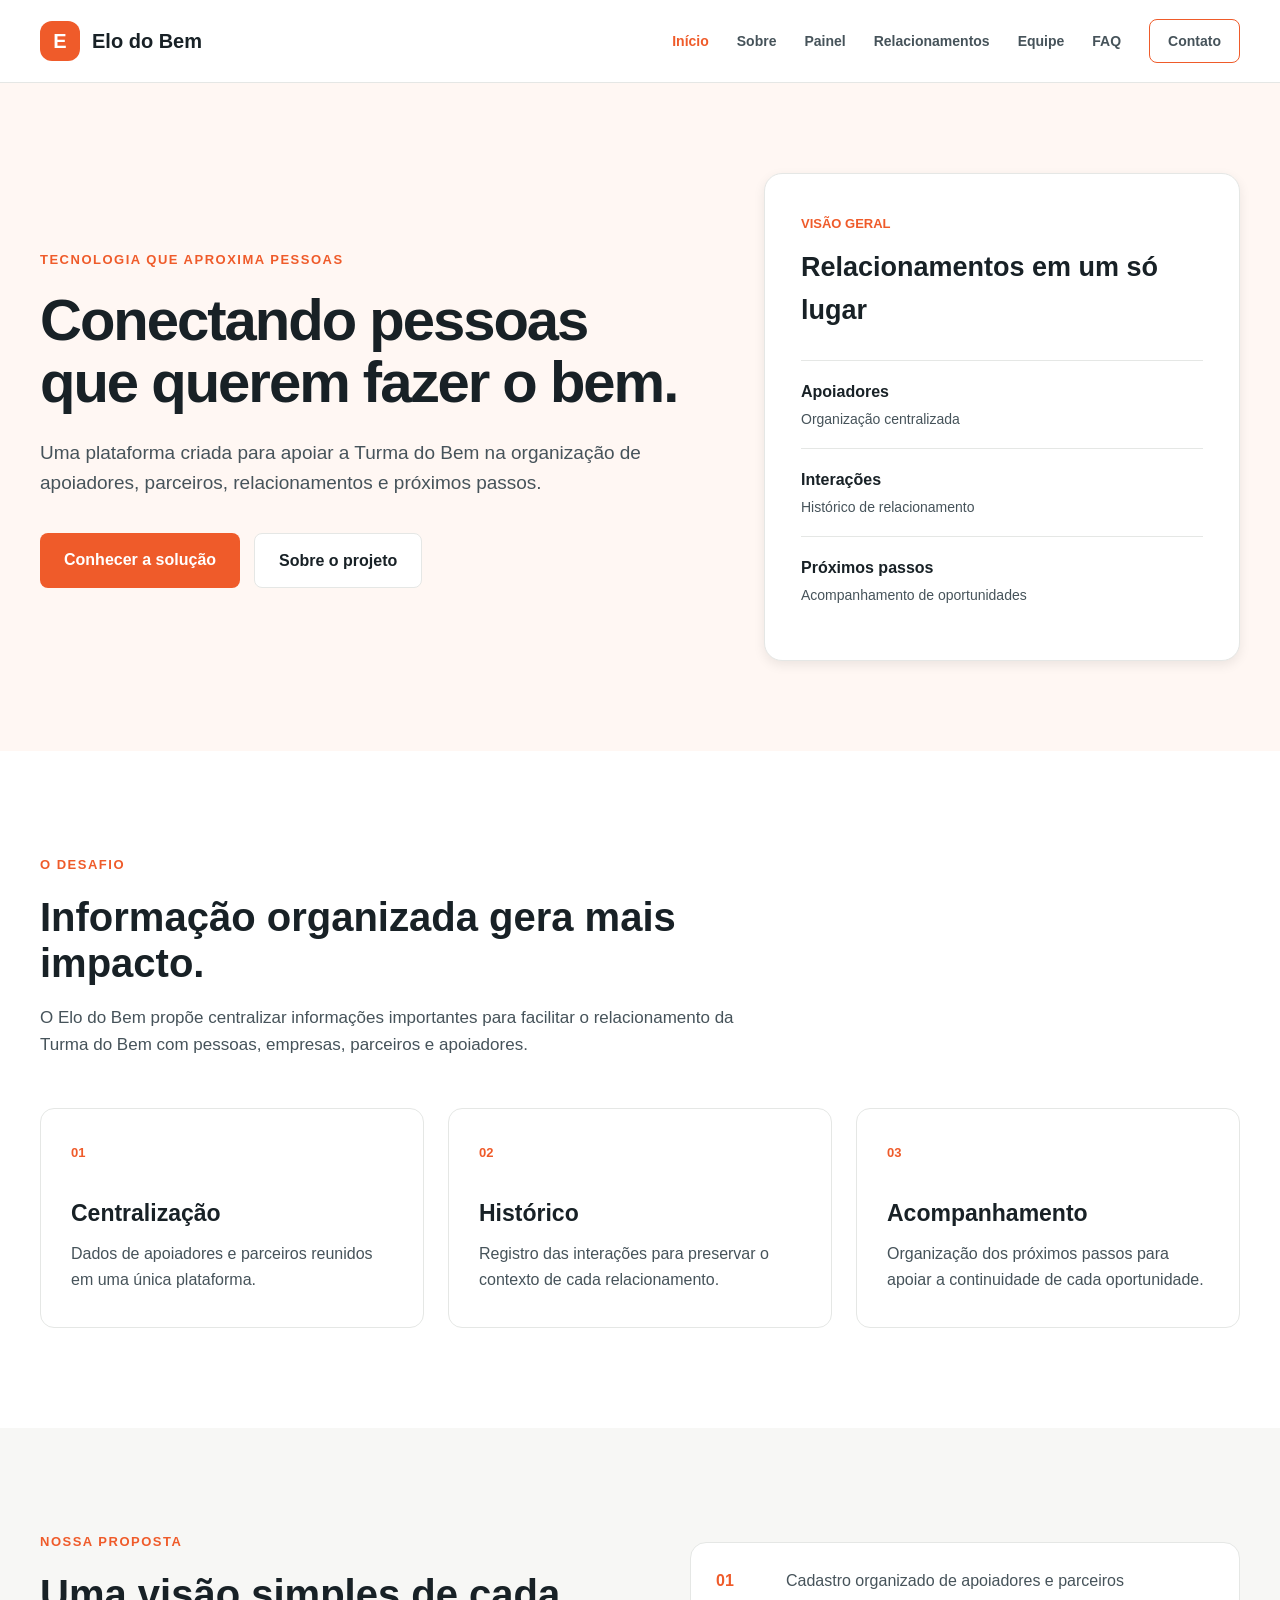
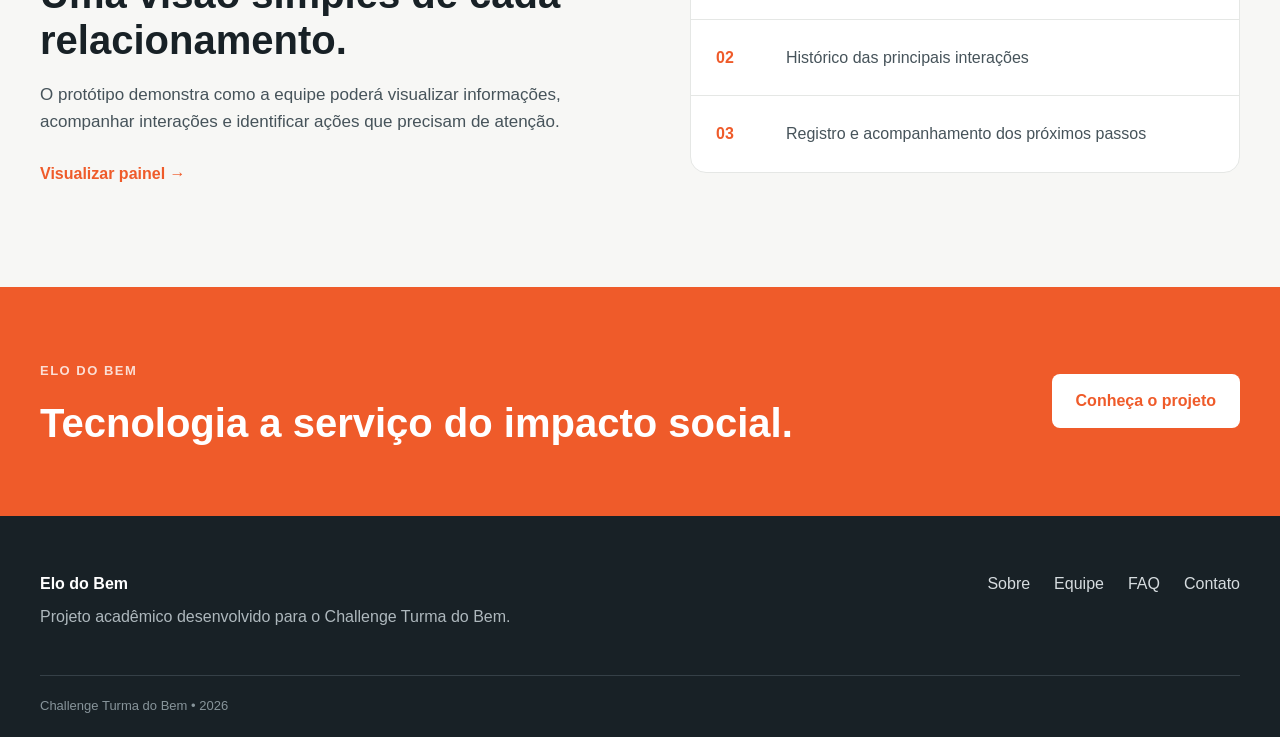
<file: index.html>
<!DOCTYPE html>
<html lang="pt-BR">
<head>
    <meta charset="UTF-8">
    <meta name="viewport" content="width=device-width, initial-scale=1.0">
    <meta name="description" content="Elo do Bem - plataforma para organização de apoiadores, parceiros e relacionamentos da Turma do Bem.">
    <title>Elo do Bem | Início</title>
    <link rel="stylesheet" href="css/style.css">
</head>

<body>

    <header class="header">
        <div class="container header-content">
            <a href="index.html" class="logo">
                <span class="logo-icon">E</span>
                <span>Elo do Bem</span>
            </a>

            
        <button class="menu-toggle" type="button" aria-label="Abrir menu" aria-expanded="false">
         ☰
        </button>


            <nav class="nav" aria-label="Navegação principal">
                <a href="index.html" class="active" aria-current="page">Início</a>
                <a href="sobre.html">Sobre</a>
                <a href="painel.html">Painel</a>
                <a href="relacionamento.html">Relacionamentos</a>
                <a href="integrantes.html">Equipe</a>
                <a href="faq.html">FAQ</a>
                <a href="contato.html" class="nav-button">Contato</a>
            </nav>
        </div>
    </header>

    <main>

        <section class="hero">
            <div class="container hero-content">
                <div class="hero-text">
                    <span class="tag">Tecnologia que aproxima pessoas</span>

                    <h1>Conectando pessoas que querem fazer o bem.</h1>

                    <p>
                        Uma plataforma criada para apoiar a Turma do Bem na organização
                        de apoiadores, parceiros, relacionamentos e próximos passos.
                    </p>

                    <div class="hero-actions">
                        <a href="painel.html" class="btn btn-primary">Conhecer a solução</a>
                        <a href="sobre.html" class="btn btn-secondary">Sobre o projeto</a>
                    </div>
                </div>

                <div class="hero-card">
                    <span class="card-label">Visão geral</span>

                    <h2>Relacionamentos em um só lugar</h2>

                    <div class="metric">
                        <strong>Apoiadores</strong>
                        <span>Organização centralizada</span>
                    </div>

                    <div class="metric">
                        <strong>Interações</strong>
                        <span>Histórico de relacionamento</span>
                    </div>

                    <div class="metric">
                        <strong>Próximos passos</strong>
                        <span>Acompanhamento de oportunidades</span>
                    </div>
                </div>
            </div>
        </section>

        <section class="problem">
            <div class="container">
                <div class="section-heading">
                    <span class="tag">O desafio</span>
                    <h2>Informação organizada gera mais impacto.</h2>
                    <p>
                        O Elo do Bem propõe centralizar informações importantes para
                        facilitar o relacionamento da Turma do Bem com pessoas,
                        empresas, parceiros e apoiadores.
                    </p>
                </div>

                <div class="cards">
                    <article class="info-card">
                        <span class="card-number">01</span>
                        <h3>Centralização</h3>
                        <p>
                            Dados de apoiadores e parceiros reunidos em uma única
                            plataforma.
                        </p>
                    </article>

                    <article class="info-card">
                        <span class="card-number">02</span>
                        <h3>Histórico</h3>
                        <p>
                            Registro das interações para preservar o contexto de cada
                            relacionamento.
                        </p>
                    </article>

                    <article class="info-card">
                        <span class="card-number">03</span>
                        <h3>Acompanhamento</h3>
                        <p>
                            Organização dos próximos passos para apoiar a continuidade
                            de cada oportunidade.
                        </p>
                    </article>
                </div>
            </div>
        </section>

        <section class="solution">
            <div class="container solution-content">
                <div>
                    <span class="tag">Nossa proposta</span>
                    <h2>Uma visão simples de cada relacionamento.</h2>
                    <p>
                        O protótipo demonstra como a equipe poderá visualizar
                        informações, acompanhar interações e identificar ações
                        que precisam de atenção.
                    </p>

                    <a href="painel.html" class="text-link">
                        Visualizar painel →
                    </a>
                </div>

                <div class="solution-list">
                    <div>
                        <strong>01</strong>
                        <span>Cadastro organizado de apoiadores e parceiros</span>
                    </div>

                    <div>
                        <strong>02</strong>
                        <span>Histórico das principais interações</span>
                    </div>

                    <div>
                        <strong>03</strong>
                        <span>Registro e acompanhamento dos próximos passos</span>
                    </div>
                </div>
            </div>
        </section>

        <section class="cta">
            <div class="container cta-content">
                <div>
                    <span class="tag tag-light">Elo do Bem</span>
                    <h2>Tecnologia a serviço do impacto social.</h2>
                </div>

                <a href="sobre.html" class="btn btn-light">Conheça o projeto</a>
            </div>
        </section>

    </main>

    <footer class="footer">
        <div class="container footer-content">
            <div>
                <strong>Elo do Bem</strong>
                <p>Projeto acadêmico desenvolvido para o Challenge Turma do Bem.</p>
            </div>

            <nav class="footer-nav" aria-label="Navegação do rodapé">
                <a href="sobre.html">Sobre</a>
                <a href="integrantes.html">Equipe</a>
                <a href="faq.html">FAQ</a>
                <a href="contato.html">Contato</a>
            </nav>
        </div>

        <div class="container footer-bottom">
            <p>Challenge Turma do Bem • 2026</p>
        </div>
    </footer>

<script src="js/script.js"></script>

</body>
</html>
</file>
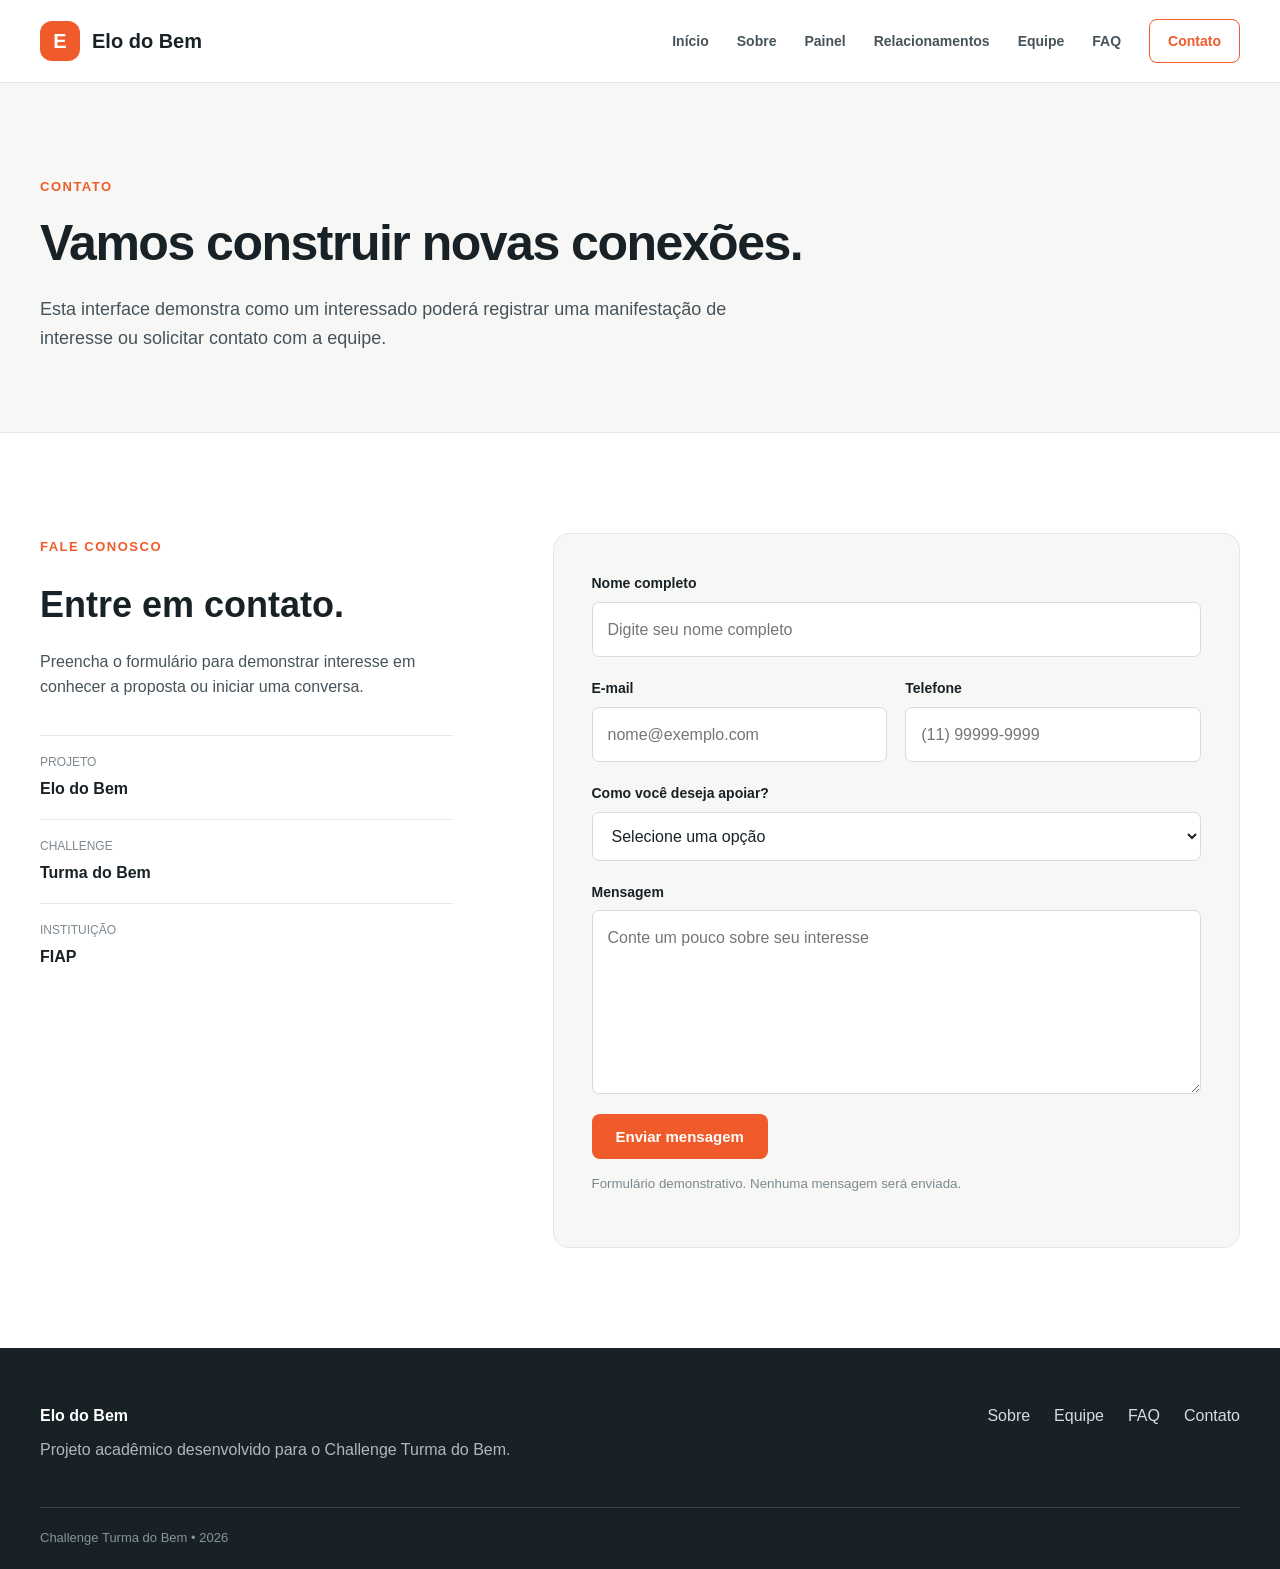
<file: contato.html>
<!DOCTYPE html>
<html lang="pt-BR">
<head>
    <meta charset="UTF-8">
    <meta name="viewport" content="width=device-width, initial-scale=1.0">
    <meta name="description" content="Página de contato do projeto Elo do Bem desenvolvido para o Challenge Turma do Bem.">
    <title>Elo do Bem | Contato</title>
    <link rel="stylesheet" href="css/style.css">
</head>

<body>

    <header class="header">
        <div class="container header-content">
            <a href="index.html" class="logo">
                <span class="logo-icon">E</span>
                <span>Elo do Bem</span>
            </a>
            <button class="menu-toggle" type="button" aria-label="Abrir menu" aria-expanded="false">
            ☰
            </button>
           <nav class="nav" aria-label="Navegação principal">
                <a href="index.html">Início</a>
                <a href="sobre.html">Sobre</a>
                <a href="painel.html">Painel</a>
                <a href="relacionamento.html">Relacionamentos</a>
                <a href="integrantes.html">Equipe</a>
                <a href="faq.html">FAQ</a>
                <a href="contato.html" class="nav-button active" aria-current="page">Contato</a>
           </nav>
        </div>
    </header>

    <main>

        <section class="page-hero">
            <div class="container">
                <span class="tag">Contato</span>
                <h1>Vamos construir novas conexões.</h1>
                <p>
                    Esta interface demonstra como um interessado poderá
                    registrar uma manifestação de interesse ou solicitar
                    contato com a equipe.
                </p>
            </div>
        </section>

        <section class="contact-section">
            <div class="container contact-layout">

                <div class="contact-info">
                    <span class="tag">Fale conosco</span>

                    <h2>Entre em contato.</h2>

                    <p>
                        Preencha o formulário para demonstrar interesse em
                        conhecer a proposta ou iniciar uma conversa.
                    </p>

                    <div class="contact-detail">
                        <span>Projeto</span>
                        <strong>Elo do Bem</strong>
                    </div>

                    <div class="contact-detail">
                        <span>Challenge</span>
                        <strong>Turma do Bem</strong>
                    </div>

                    <div class="contact-detail">
                        <span>Instituição</span>
                        <strong>FIAP</strong>
                    </div>
                </div>

                <form class="contact-form" novalidate>

                    <div class="form-group">
                        <label for="nome">Nome completo</label>
                        <input
                            type="text"
                            id="nome"
                            name="nome"
                            placeholder="Digite seu nome completo"
                        >
                    </div>

                    <div class="form-row">

                        <div class="form-group">
                            <label for="email">E-mail</label>
                            <input
                                type="email"
                                id="email"
                                name="email"
                                placeholder="nome@exemplo.com"
                            >
                        </div>

                        <div class="form-group">
                            <label for="telefone">Telefone</label>
                            <input
                                type="tel"
                                id="telefone"
                                name="telefone"
                                placeholder="(11) 99999-9999"
                            >
                        </div>

                    </div>

                    <div class="form-group">
                        <label for="perfil">Como você deseja apoiar?</label>

                        <select id="perfil" name="perfil">
                            <option value="">Selecione uma opção</option>
                            <option value="apoiador">Quero ser apoiador</option>
                            <option value="empresa">Represento uma empresa</option>
                            <option value="parceiro">Quero ser parceiro</option>
                            <option value="outro">Outro</option>
                        </select>
                    </div>

                    <div class="form-group">
                        <label for="mensagem">Mensagem</label>

                        <textarea
                            id="mensagem"
                            name="mensagem"
                            rows="6"
                            placeholder="Conte um pouco sobre seu interesse"
                        ></textarea>
                    </div>

                    <button type="submit" class="btn btn-primary form-button">
                        Enviar mensagem
                    </button>

                    
<small class="form-notice">
    Formulário demonstrativo. Nenhuma mensagem será enviada.
</small>

<p id="mensagem-sucesso" role="status"></p>


                </form>

            </div>
        </section>

    </main>

    <footer class="footer">
        <div class="container footer-content">
            <div>
                <strong>Elo do Bem</strong>
                <p>Projeto acadêmico desenvolvido para o Challenge Turma do Bem.</p>
            </div>

            <nav class="footer-nav" aria-label="Navegação do rodapé">
                <a href="sobre.html">Sobre</a>
                <a href="integrantes.html">Equipe</a>
                <a href="faq.html">FAQ</a>
                <a href="contato.html">Contato</a>
            </nav>
        </div>

        <div class="container footer-bottom">
            <p>Challenge Turma do Bem • 2026</p>
        </div>
    </footer>

    <script src="js/script.js"></script>

</body>
</html>
</file>
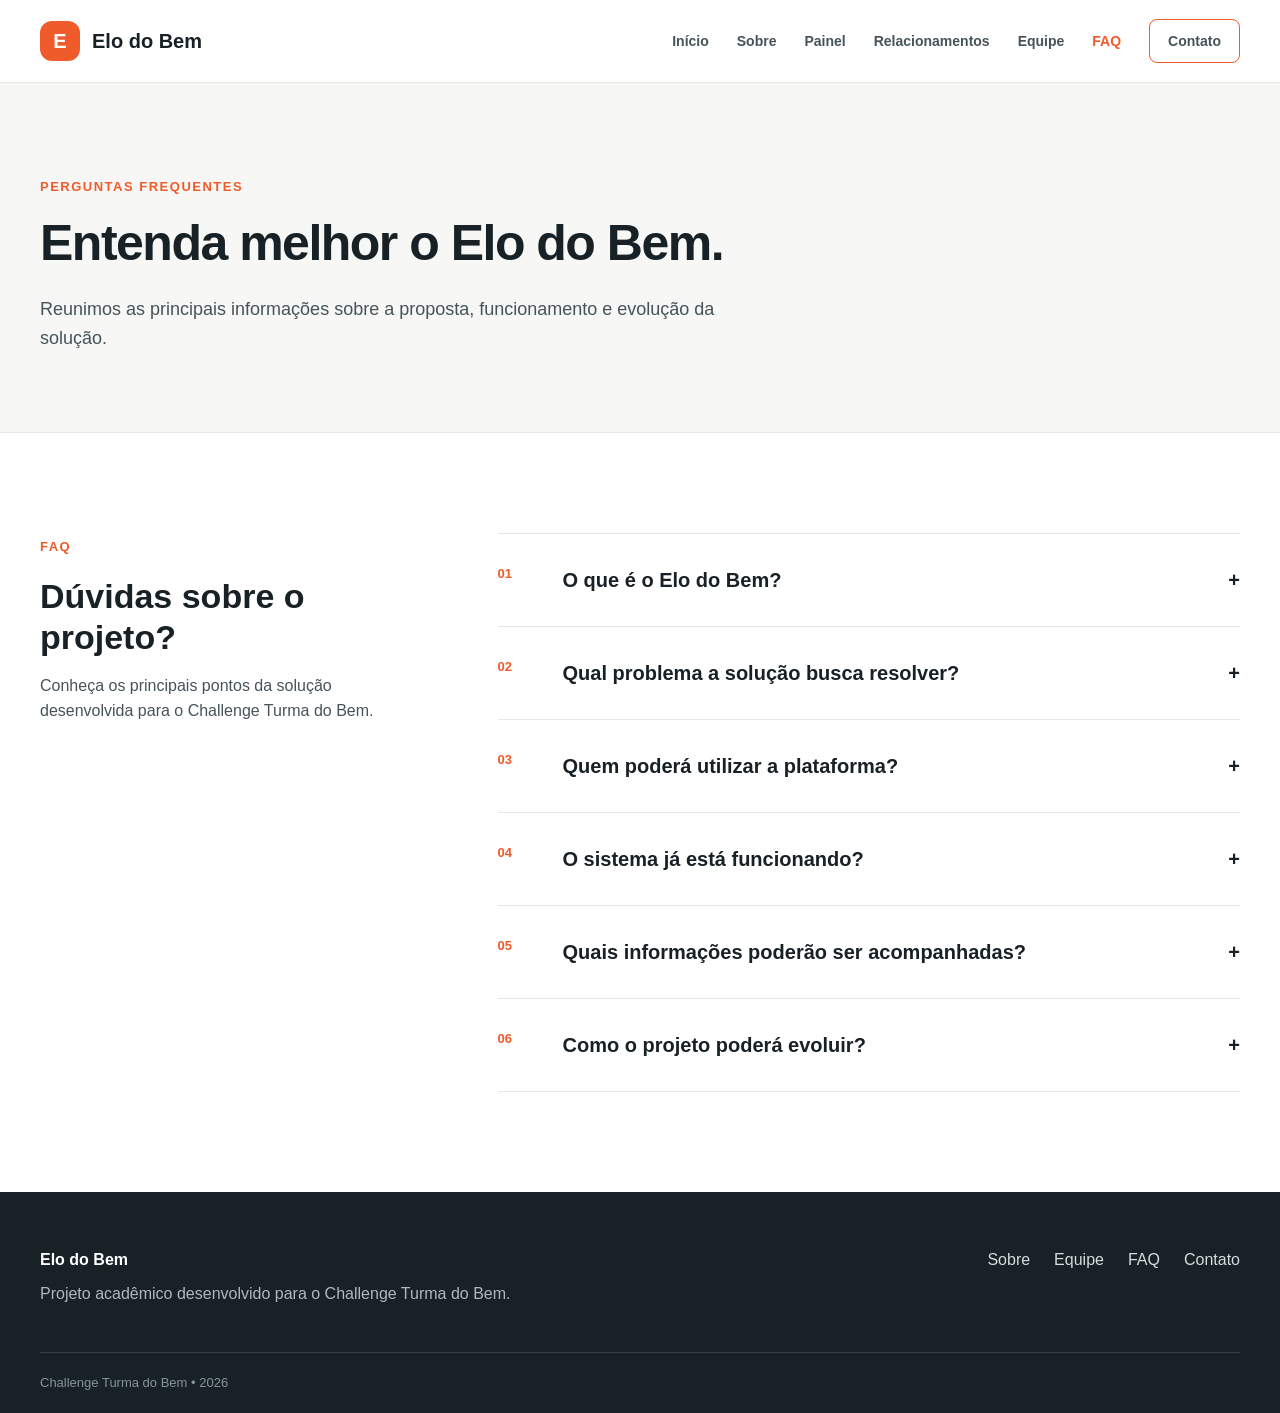
<file: faq.html>
<!DOCTYPE html>
<html lang="pt-BR">
<head>
    <meta charset="UTF-8">
    <meta name="viewport" content="width=device-width, initial-scale=1.0">
    <meta name="description" content="Perguntas frequentes sobre o projeto, funcionamento e proposta do Elo do Bem.">
    <title>Elo do Bem | FAQ</title>
    <link rel="stylesheet" href="css/style.css">
</head>

<body>

    <header class="header">
        <div class="container header-content">
            <a href="index.html" class="logo">
                <span class="logo-icon">E</span>
                <span>Elo do Bem</span>
            </a>
            <button class="menu-toggle" type="button" aria-label="Abrir menu" aria-expanded="false">
             ☰
            </button>
            <nav class="nav" aria-label="Navegação principal">
                <a href="index.html">Início</a>
                <a href="sobre.html">Sobre</a>
                <a href="painel.html">Painel</a>
                <a href="relacionamento.html">Relacionamentos</a>
                <a href="integrantes.html">Equipe</a>
                <a href="faq.html" class="active" aria-current="page">FAQ</a>
                <a href="contato.html" class="nav-button">Contato</a>
            </nav>
        </div>
    </header>

    <main>

        <section class="page-hero">
            <div class="container">
                <span class="tag">Perguntas frequentes</span>
                <h1>Entenda melhor o Elo do Bem.</h1>
                <p>
                    Reunimos as principais informações sobre a proposta,
                    funcionamento e evolução da solução.
                </p>
            </div>
        </section>

        <section class="faq-section">
            <div class="container faq-layout">

                <div class="faq-intro">
                    <span class="tag">FAQ</span>
                    <h2>Dúvidas sobre o projeto?</h2>
                    <p>
                        Conheça os principais pontos da solução desenvolvida
                        para o Challenge Turma do Bem.
                    </p>
                </div>

                <div class="faq-list">

                    
<article class="faq-item">
    <span>01</span>
    <div>
        <h3>
            <button class="faq-button" type="button" aria-expanded="false">
                O que é o Elo do Bem? <span>+</span>
            </button>
        </h3>
        <p>
            O Elo do Bem é uma proposta de plataforma para
            centralizar informações de apoiadores, parceiros
            e relacionamentos da Turma do Bem.
        </p>
    </div>
</article>

<article class="faq-item">
    <span>02</span>
    <div>
        <h3>
            <button class="faq-button" type="button" aria-expanded="false">
                Qual problema a solução busca resolver? <span>+</span>
            </button>
        </h3>
        <p>
            A solução busca reduzir a dispersão de informações
            e facilitar o acompanhamento de contatos,
            interações e próximos passos.
        </p>
    </div>
</article>

<article class="faq-item">
    <span>03</span>
    <div>
        <h3>
            <button class="faq-button" type="button" aria-expanded="false">
                Quem poderá utilizar a plataforma? <span>+</span>
            </button>
        </h3>
        <p>
            A proposta foi pensada para apoiar a equipe da
            Turma do Bem responsável pelo relacionamento
            com apoiadores, empresas e parceiros.
        </p>
    </div>
</article>

<article class="faq-item">
    <span>04</span>
    <div>
        <h3>
            <button class="faq-button" type="button" aria-expanded="false">
                O sistema já está funcionando? <span>+</span>
            </button>
        </h3>
        <p>
            O projeto está na Sprint 2 e apresenta um protótipo
            desenvolvido com HTML, CSS e JavaScript.
            A plataforma ainda não possui um sistema completo
            de gerenciamento de dados.
        </p>
    </div>
</article>

<article class="faq-item">
    <span>05</span>
    <div>
        <h3>
            <button class="faq-button" type="button" aria-expanded="false">
                Quais informações poderão ser acompanhadas? <span>+</span>
            </button>
        </h3>
        <p>
            A proposta contempla dados de apoiadores e
            parceiros, histórico de interações, situação
            dos relacionamentos e próximos passos.
        </p>
    </div>
</article>

<article class="faq-item">
    <span>06</span>
    <div>
        <h3>
            <button class="faq-button" type="button" aria-expanded="false">
                Como o projeto poderá evoluir? <span>+</span>
            </button>
        </h3>
        <p>
            Nas próximas Sprints, a proposta poderá receber
            novas funcionalidades, integrações e recursos
            definidos durante a evolução do projeto.
        </p>
    </div>
</article>


                </div>

            </div>
        </section>

    </main>

    <footer class="footer">
        <div class="container footer-content">
            <div>
                <strong>Elo do Bem</strong>
                <p>Projeto acadêmico desenvolvido para o Challenge Turma do Bem.</p>
            </div>

            <nav class="footer-nav" aria-label="Navegação do rodapé">
                <a href="sobre.html">Sobre</a>
                <a href="integrantes.html">Equipe</a>
                <a href="faq.html">FAQ</a>
                <a href="contato.html">Contato</a>
            </nav>
        </div>

        <div class="container footer-bottom">
            <p>Challenge Turma do Bem • 2026</p>
        </div>
    </footer>

    <script src="js/script.js"></script>

</body>
</html>
</file>
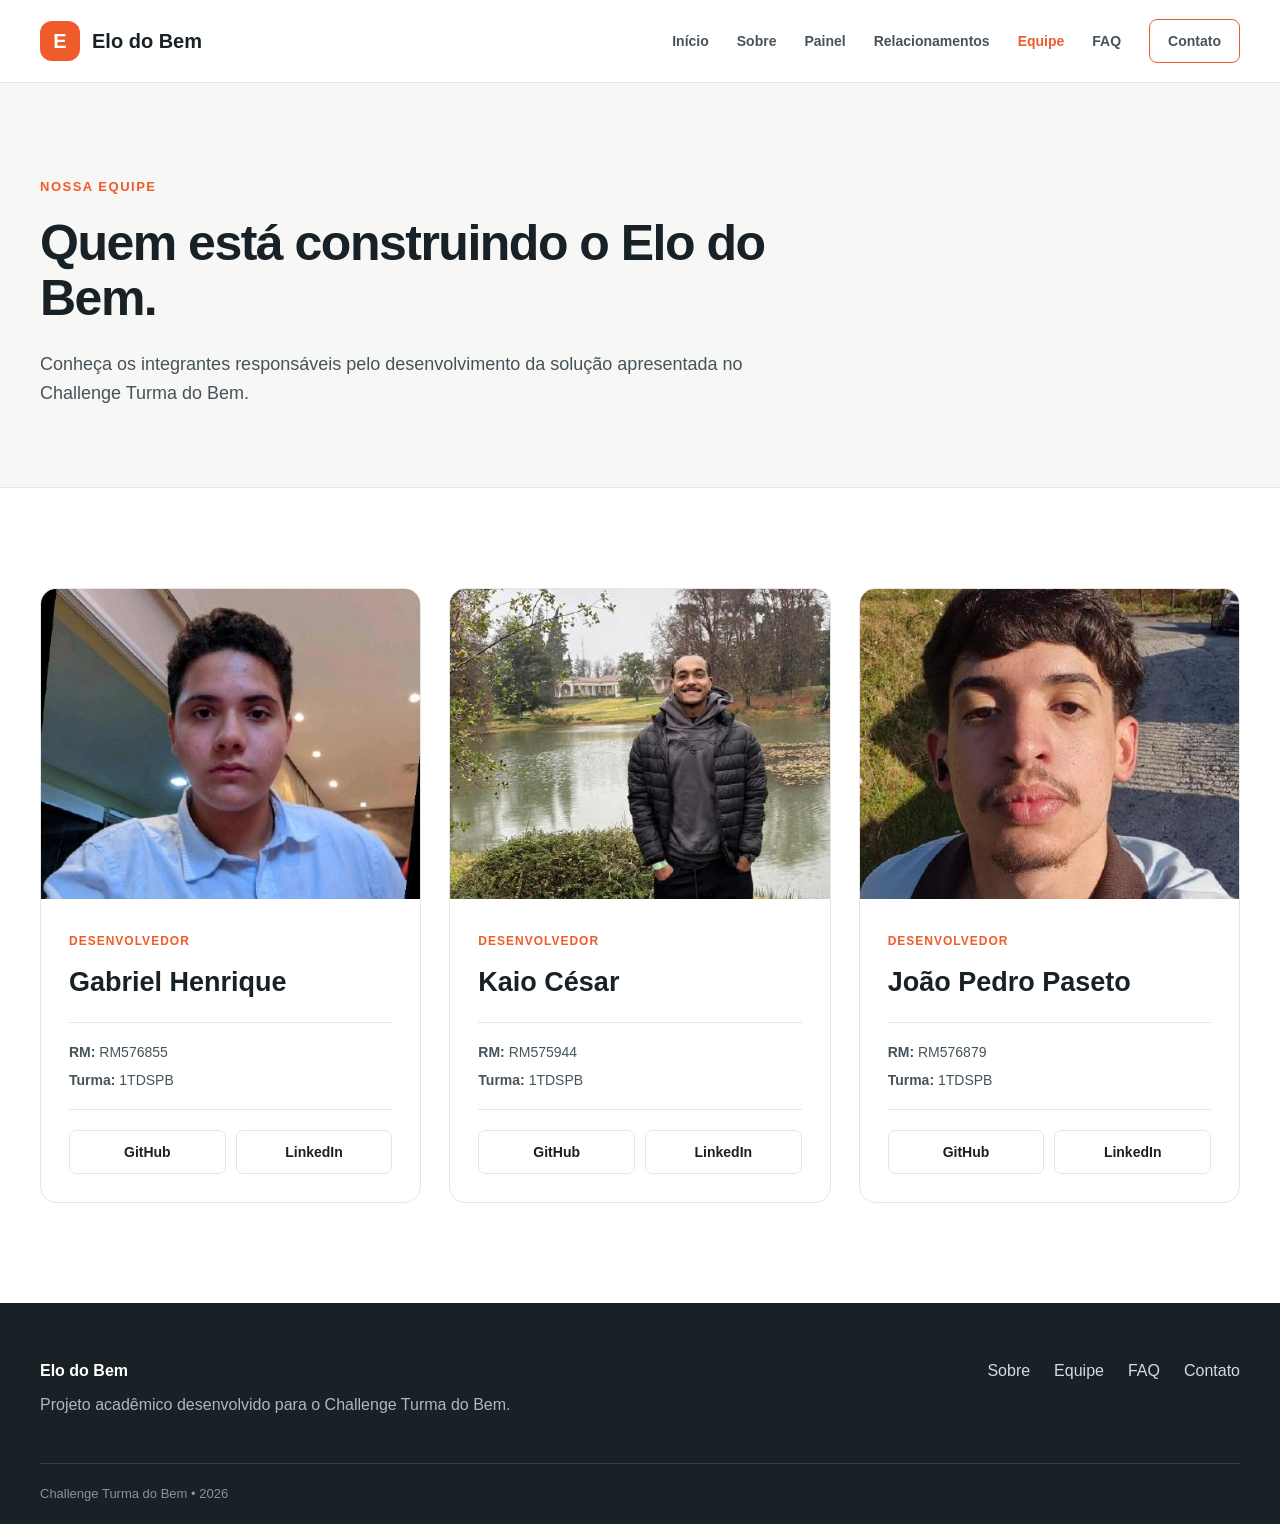
<file: integrantes.html>
<!DOCTYPE html>
<html lang="pt-BR">
<head>
    <meta charset="UTF-8">
    <meta name="viewport" content="width=device-width, initial-scale=1.0">
    <meta name="description" content="Conheça os integrantes responsáveis pelo desenvolvimento do projeto Elo do Bem.">
    <title>Elo do Bem | Equipe</title>
    <link rel="stylesheet" href="css/style.css">
</head>

<body>

    <header class="header">
        <div class="container header-content">
            <a href="index.html" class="logo">
                <span class="logo-icon">E</span>
                <span>Elo do Bem</span>
            </a>
            <button class="menu-toggle" type="button" aria-label="Abrir menu" aria-expanded="false">
             ☰
            </button>
            <nav class="nav" aria-label="Navegação principal">
    <a href="index.html">Início</a>
    <a href="sobre.html">Sobre</a>
    <a href="painel.html">Painel</a>
    <a href="relacionamento.html">Relacionamentos</a>
    <a href="integrantes.html" class="active" aria-current="page">Equipe</a>
    <a href="faq.html">FAQ</a>
    <a href="contato.html" class="nav-button">Contato</a>
</nav>
        </div>
    </header>

    <main>

        <section class="page-hero">
            <div class="container">
                <span class="tag">Nossa equipe</span>

                <h1>Quem está construindo o Elo do Bem.</h1>

                <p>
                    Conheça os integrantes responsáveis pelo desenvolvimento
                    da solução apresentada no Challenge Turma do Bem.
                </p>
            </div>
        </section>

        <section class="team-section">
            <div class="container">

                <div class="team-grid">

                    <article class="team-card">

                        <div class="team-photo">
                            <img src="imagens/gabriel.jpeg"
                                alt="Foto de Gabriel Henrique">
                        </div>

                        <div class="team-info">
                            <span class="team-role">Desenvolvedor</span>

                            <h2>Gabriel Henrique</h2>

                            <div class="student-data">
                                <p><strong>RM:</strong> RM576855</p>
                                <p><strong>Turma:</strong> 1TDSPB</p>
                            </div>

                            <div class="team-links">
                                <a href="https://github.com/GabrielHenriqueDantas" target="_blank" rel="noopener noreferrer">GitHub</a>
                                <a href="https://www.linkedin.com/in/gabriel-h-dantas/" target="_blank" rel="noopener noreferrer">LinkedIn</a>
                            </div>
                        </div>

                    </article>

                    <article class="team-card">

                        <div class="team-photo">
                            <img src="imagens/kaio.jpeg"
                                alt="Foto de Kaio César">
                        </div>

                        <div class="team-info">
                            <span class="team-role">Desenvolvedor</span>

                            <h2>Kaio César</h2>

                            <div class="student-data">
                                <p><strong>RM:</strong> RM575944</p>
                                <p><strong>Turma:</strong> 1TDSPB</p>
                            </div>

                            <div class="team-links">
                                <a href="https://github.com/okaioccesar" target="_blank" rel="noopener noreferrer" >GitHub</a>
                                <a href="https://www.linkedin.com/in/okaioccesar/" target="_blank" rel="noopener noreferrer" >LinkedIn</a>
                            </div>
                        </div>

                    </article>

                    <article class="team-card">

                        <div class="team-photo">
                            <img src="imagens/joao.jpeg"
                            alt="Foto de João Pedro Paseto">
                        </div>

                        <div class="team-info">
                            <span class="team-role">Desenvolvedor</span>

                            <h2>João Pedro Paseto</h2>

                            <div class="student-data">
                                <p><strong>RM:</strong> RM576879</p>
                                <p><strong>Turma:</strong> 1TDSPB</p>
                            </div>

                            <div class="team-links">
                                <a href="https://github.com/JoaoPaseto" target="_blank" rel="noopener noreferrer">GitHub</a>
                                <a href="https://www.linkedin.com/in/jo%C3%A3o-pedro-macedo-paseto-09150729b/" target="_blank" rel="noopener noreferrer">LinkedIn</a>
                            </div>
                        </div>

                    </article>

                </div>

            </div>
        </section>

    </main>

    <footer class="footer">
        <div class="container footer-content">
            <div>
                <strong>Elo do Bem</strong>
                <p>Projeto acadêmico desenvolvido para o Challenge Turma do Bem.</p>
            </div>

            <nav class="footer-nav" aria-label="Navegação do rodapé">
                <a href="sobre.html">Sobre</a>
                <a href="integrantes.html">Equipe</a>
                <a href="faq.html">FAQ</a>
                <a href="contato.html">Contato</a>
            </nav>
        </div>

        <div class="container footer-bottom">
            <p>Challenge Turma do Bem • 2026</p>
        </div>
    </footer>

    <script src="js/script.js"></script>

</body>
</html>
</file>
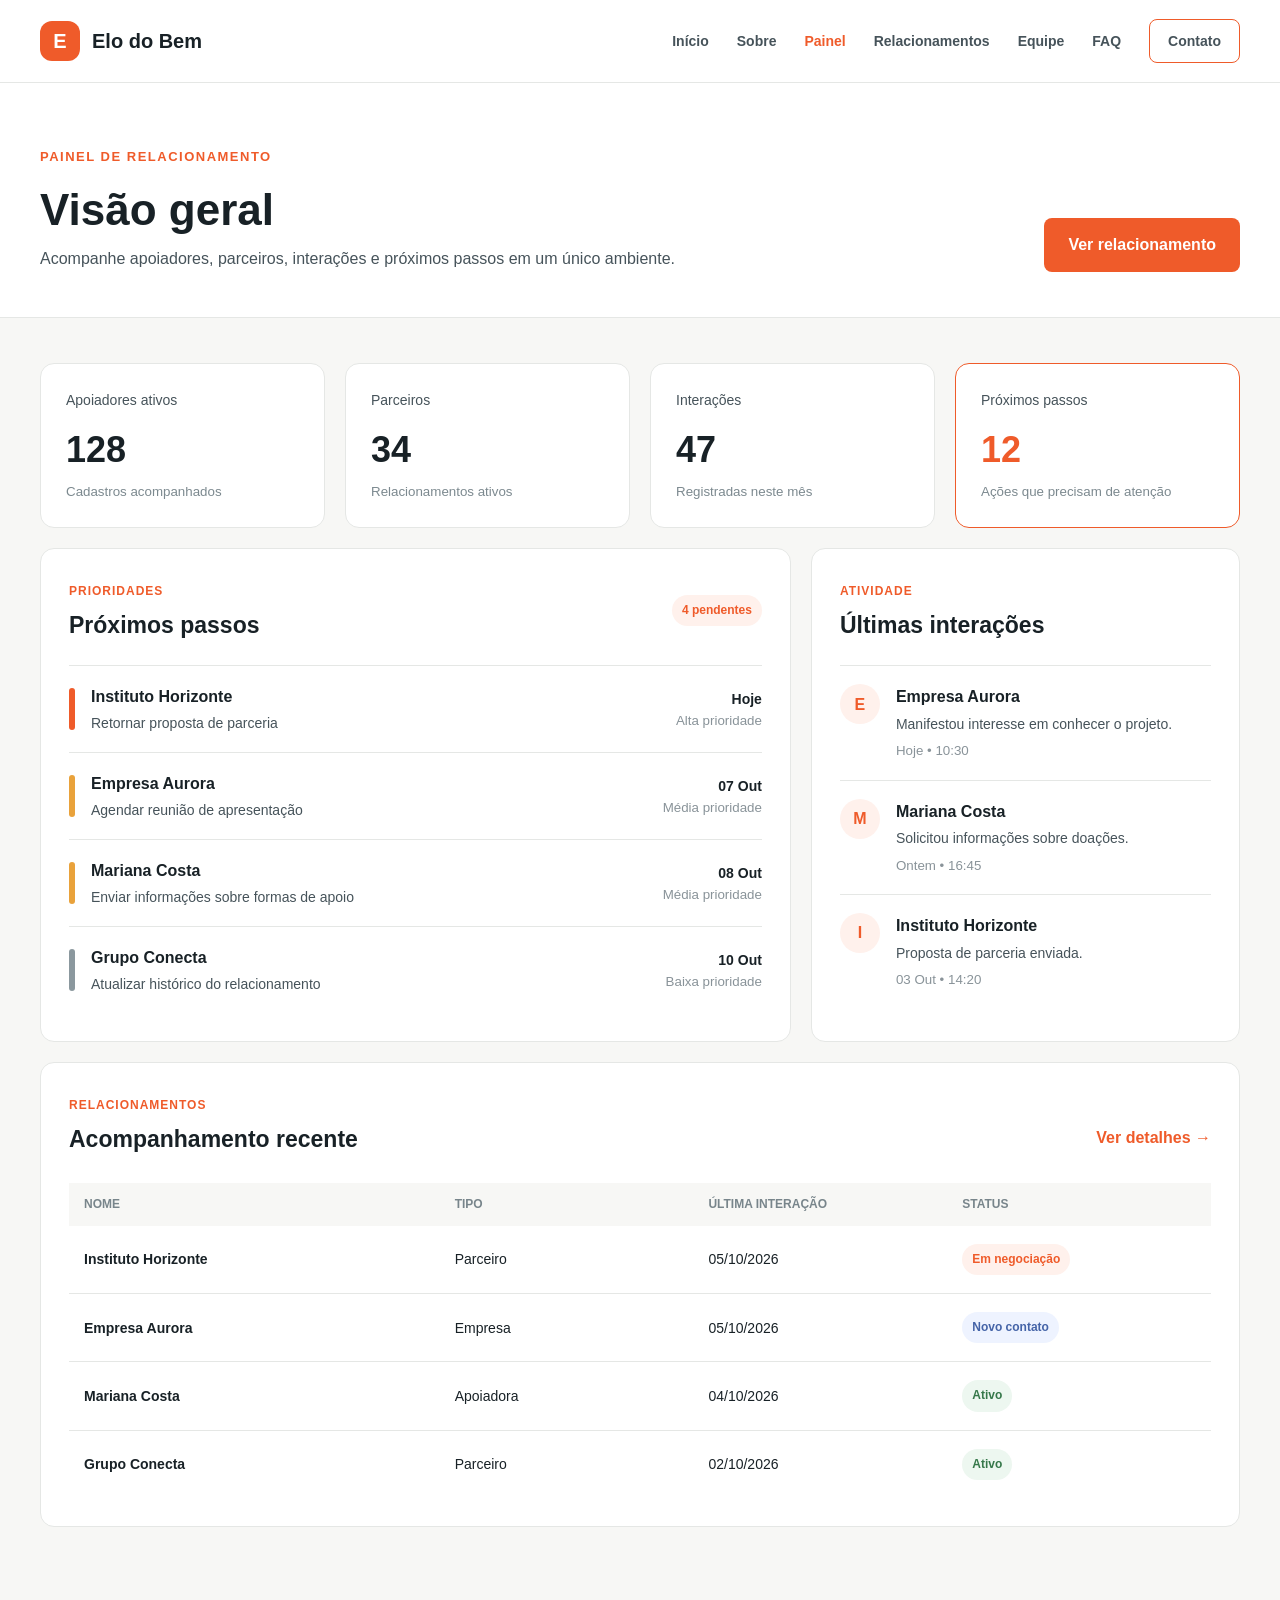
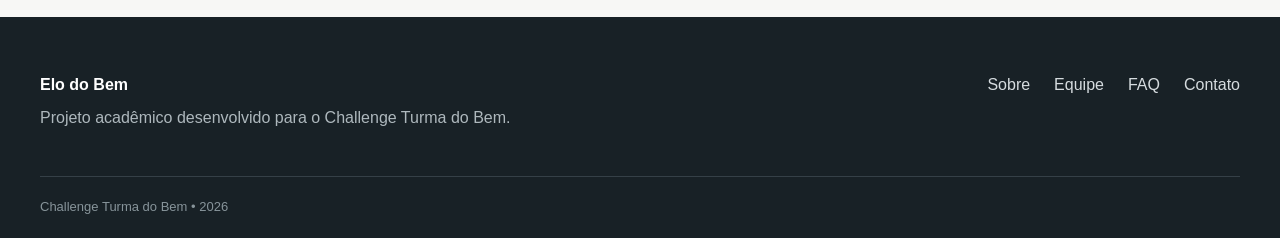
<file: painel.html>
<!DOCTYPE html>
<html lang="pt-BR">
<head>
    <meta charset="UTF-8">
    <meta name="viewport" content="width=device-width, initial-scale=1.0">
    <meta name="description" content="Painel do Elo do Bem para acompanhamento de apoiadores, parceiros, interações e próximos passos.">
    <title>Elo do Bem | Painel</title>
    <link rel="stylesheet" href="css/style.css">
</head>

<body>

    <header class="header">
        <div class="container header-content">
            <a href="index.html" class="logo">
                <span class="logo-icon">E</span>
                <span>Elo do Bem</span>
            </a>
            <button class="menu-toggle" type="button" aria-label="Abrir menu" aria-expanded="false">
             ☰
            </button>
            <nav class="nav" aria-label="Navegação principal">
                <a href="index.html">Início</a>
                <a href="sobre.html">Sobre</a>
                <a href="painel.html" class="active" aria-current="page">Painel</a>
                <a href="relacionamento.html">Relacionamentos</a>
                <a href="integrantes.html">Equipe</a>
                <a href="faq.html">FAQ</a>
                <a href="contato.html" class="nav-button">Contato</a>
            </nav>
        </div>
    </header>

    <main class="dashboard">

        <section class="dashboard-header">
            <div class="container dashboard-title">
                <div>
                    <span class="tag">Painel de relacionamento</span>
                    <h1>Visão geral</h1>
                    <p>
                        Acompanhe apoiadores, parceiros, interações e próximos passos
                        em um único ambiente.
                    </p>
                </div>

                <a href="relacionamento.html" class="btn btn-primary">
                    Ver relacionamento
                </a>
            </div>
        </section>

        <section class="dashboard-content">
            <div class="container">

                <div class="stats-grid">

                    <article class="stat-card">
                        <span>Apoiadores ativos</span>
                        <strong>128</strong>
                        <small>Cadastros acompanhados</small>
                    </article>

                    <article class="stat-card">
                        <span>Parceiros</span>
                        <strong>34</strong>
                        <small>Relacionamentos ativos</small>
                    </article>

                    <article class="stat-card">
                        <span>Interações</span>
                        <strong>47</strong>
                        <small>Registradas neste mês</small>
                    </article>

                    <article class="stat-card alert-card">
                        <span>Próximos passos</span>
                        <strong>12</strong>
                        <small>Ações que precisam de atenção</small>
                    </article>

                </div>

                <div class="dashboard-grid">

                    <section class="dashboard-panel">
                        <div class="panel-header">
                            <div>
                                <span class="panel-label">Prioridades</span>
                                <h2>Próximos passos</h2>
                            </div>

                            <span class="status-count">4 pendentes</span>
                        </div>

                        <div class="task-list">

                            <article class="task-item">
                                <div class="task-status priority-high"></div>

                                <div class="task-info">
                                    <strong>Instituto Horizonte</strong>
                                    <span>Retornar proposta de parceria</span>
                                </div>

                                <div class="task-date">
                                    <span>Hoje</span>
                                    <small>Alta prioridade</small>
                                </div>
                            </article>

                            <article class="task-item">
                                <div class="task-status priority-medium"></div>

                                <div class="task-info">
                                    <strong>Empresa Aurora</strong>
                                    <span>Agendar reunião de apresentação</span>
                                </div>

                                <div class="task-date">
                                    <span>07 Out</span>
                                    <small>Média prioridade</small>
                                </div>
                            </article>

                            <article class="task-item">
                                <div class="task-status priority-medium"></div>

                                <div class="task-info">
                                    <strong>Mariana Costa</strong>
                                    <span>Enviar informações sobre formas de apoio</span>
                                </div>

                                <div class="task-date">
                                    <span>08 Out</span>
                                    <small>Média prioridade</small>
                                </div>
                            </article>

                            <article class="task-item">
                                <div class="task-status priority-low"></div>

                                <div class="task-info">
                                    <strong>Grupo Conecta</strong>
                                    <span>Atualizar histórico do relacionamento</span>
                                </div>

                                <div class="task-date">
                                    <span>10 Out</span>
                                    <small>Baixa prioridade</small>
                                </div>
                            </article>

                        </div>
                    </section>

                    <aside class="dashboard-panel">
                        <div class="panel-header">
                            <div>
                                <span class="panel-label">Atividade</span>
                                <h2>Últimas interações</h2>
                            </div>
                        </div>

                        <div class="activity-list">

                            <article class="activity-item">
                                <span class="activity-icon">E</span>
                                <div>
                                    <strong>Empresa Aurora</strong>
                                    <p>Manifestou interesse em conhecer o projeto.</p>
                                    <small>Hoje • 10:30</small>
                                </div>
                            </article>

                            <article class="activity-item">
                                <span class="activity-icon">M</span>
                                <div>
                                    <strong>Mariana Costa</strong>
                                    <p>Solicitou informações sobre doações.</p>
                                    <small>Ontem • 16:45</small>
                                </div>
                            </article>

                            <article class="activity-item">
                                <span class="activity-icon">I</span>
                                <div>
                                    <strong>Instituto Horizonte</strong>
                                    <p>Proposta de parceria enviada.</p>
                                    <small>03 Out • 14:20</small>
                                </div>
                            </article>

                        </div>
                    </aside>

                </div>

                <section class="relationship-table">
                    <div class="panel-header">
                        <div>
                            <span class="panel-label">Relacionamentos</span>
                            <h2>Acompanhamento recente</h2>
                        </div>

                        <a href="relacionamento.html" class="text-link">
                            Ver detalhes →
                        </a>
                    </div>

                    <div class="table-header">
                        <span>Nome</span>
                        <span>Tipo</span>
                        <span>Última interação</span>
                        <span>Status</span>
                    </div>

                    <a href="relacionamento.html" class="table-row">
                        <strong>Instituto Horizonte</strong>
                        <span>Parceiro</span>
                        <span>05/10/2026</span>
                        <span class="status status-progress">Em negociação</span>
                    </a>

                    <div class="table-row">
                        <strong>Empresa Aurora</strong>
                        <span>Empresa</span>
                        <span>05/10/2026</span>
                        <span class="status status-new">Novo contato</span>
                    </div>

                    <div class="table-row">
                        <strong>Mariana Costa</strong>
                        <span>Apoiadora</span>
                        <span>04/10/2026</span>
                        <span class="status status-active">Ativo</span>
                    </div>

                    <div class="table-row">
                        <strong>Grupo Conecta</strong>
                        <span>Parceiro</span>
                        <span>02/10/2026</span>
                        <span class="status status-active">Ativo</span>
                    </div>

                </section>

            </div>
        </section>

    </main>

    <footer class="footer">
        <div class="container footer-content">
            <div>
                <strong>Elo do Bem</strong>
                <p>Projeto acadêmico desenvolvido para o Challenge Turma do Bem.</p>
            </div>

            <nav class="footer-nav" aria-label="Navegação do rodapé">
                <a href="sobre.html">Sobre</a>
                <a href="integrantes.html">Equipe</a>
                <a href="faq.html">FAQ</a>
                <a href="contato.html">Contato</a>
            </nav>
        </div>

        <div class="container footer-bottom">
            <p>Challenge Turma do Bem • 2026</p>
        </div>
    </footer>

    <script src="js/script.js"></script>

</body>
</html>
</file>
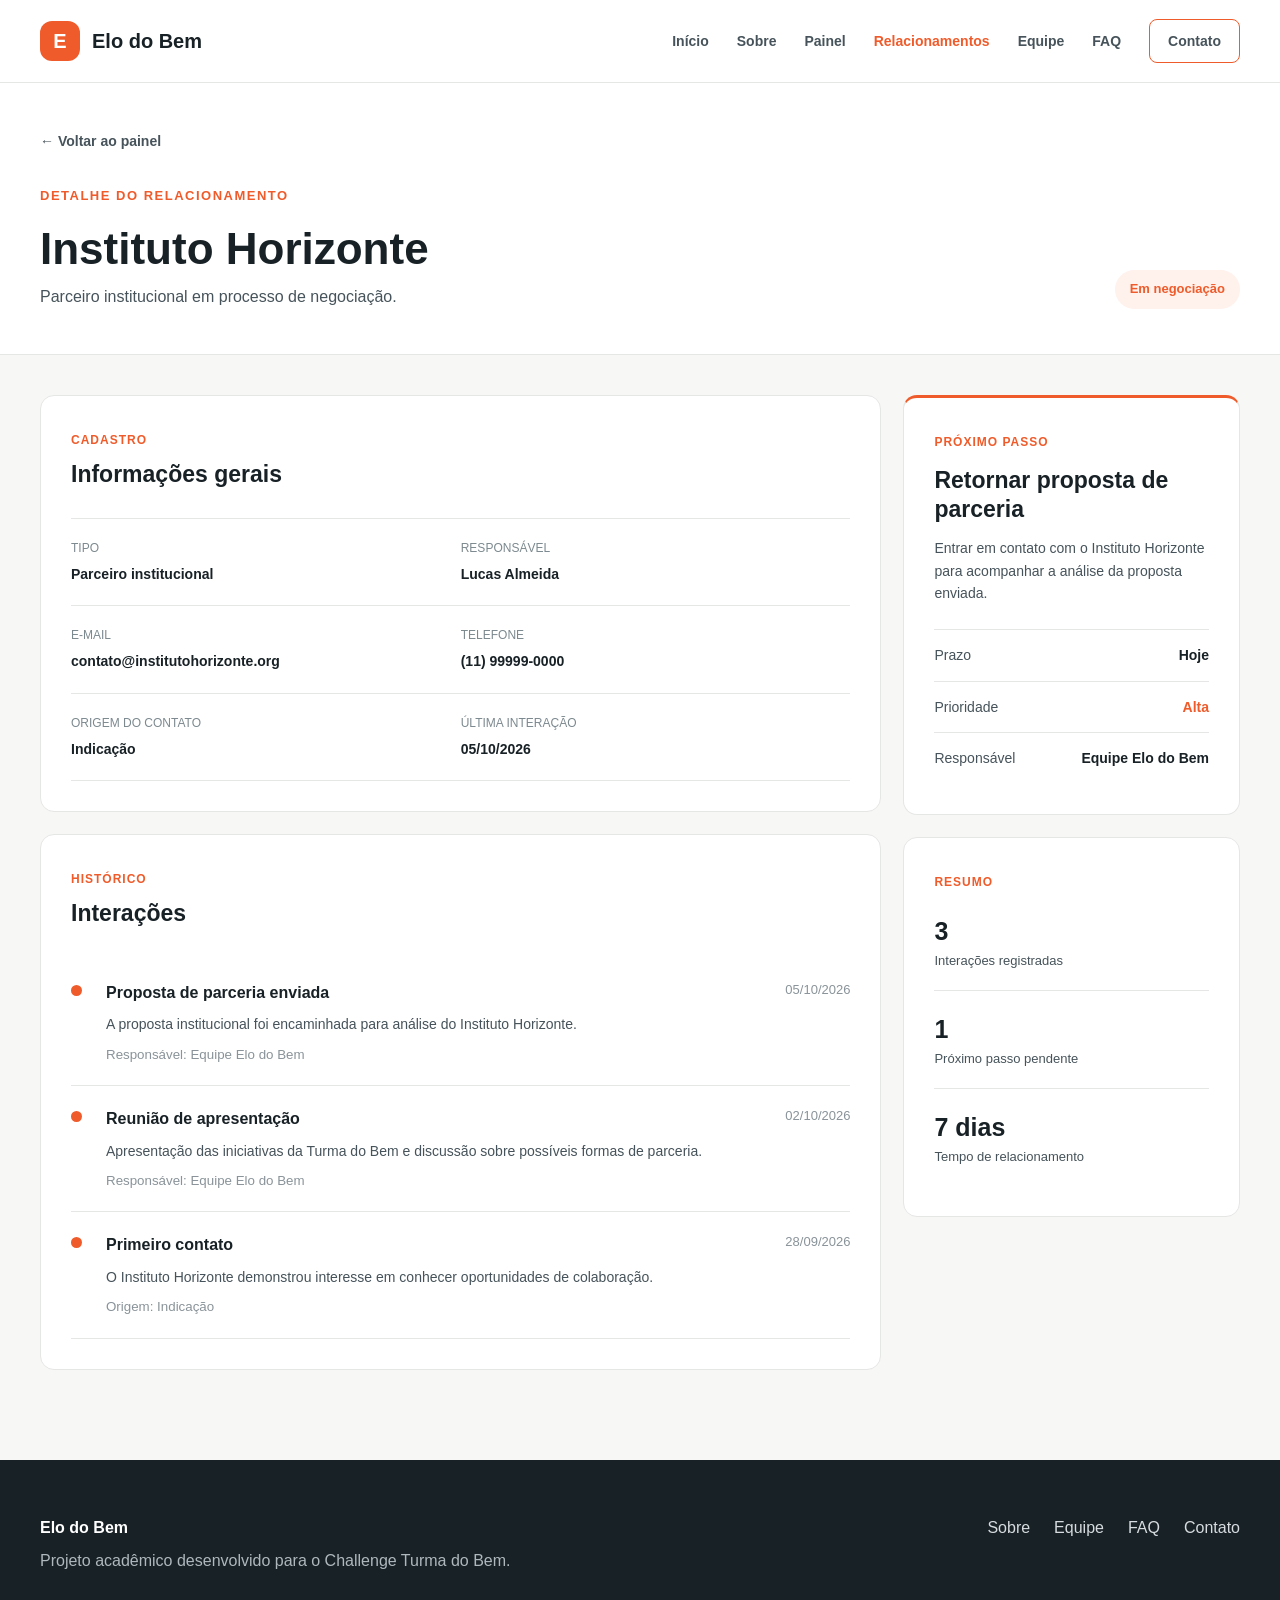
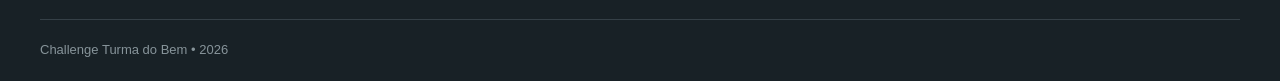
<file: relacionamento.html>
<!DOCTYPE html>
<html lang="pt-BR">
<head>
    <meta charset="UTF-8">
    <meta name="viewport" content="width=device-width, initial-scale=1.0">
    <meta name="description" content="Detalhamento de relacionamentos, histórico de interações e próximos passos no Elo do Bem.">
    <title>Elo do Bem | Relacionamento</title>
    <link rel="stylesheet" href="css/style.css">
</head>

<body>

    <header class="header">
        <div class="container header-content">
            <a href="index.html" class="logo">
                <span class="logo-icon">E</span>
                <span>Elo do Bem</span>
            </a>
            <button class="menu-toggle" type="button" aria-label="Abrir menu" aria-expanded="false">
            ☰
            </button>
            <nav class="nav" aria-label="Navegação principal">
                <a href="index.html">Início</a>
                <a href="sobre.html">Sobre</a>
                <a href="painel.html">Painel</a>
                <a href="relacionamento.html" class="active" aria-current="page">Relacionamentos</a>
                <a href="integrantes.html">Equipe</a>
                <a href="faq.html">FAQ</a>
                <a href="contato.html" class="nav-button">Contato</a>
            </nav>
        </div>
    </header>

    <main class="relationship-page">

        <section class="relationship-header">
            <div class="container">

                <a href="painel.html" class="back-link">← Voltar ao painel</a>

                <div class="relationship-title">
                    <div>
                        <span class="tag">Detalhe do relacionamento</span>
                        <h1>Instituto Horizonte</h1>
                        <p>
                            Parceiro institucional em processo de negociação.
                        </p>
                    </div>

                    <span class="relationship-status">
                        Em negociação
                    </span>
                </div>

            </div>
        </section>

        <section class="relationship-content">
            <div class="container relationship-layout">

                <div class="relationship-main">

                    <section class="detail-card">

                        <div class="panel-header">
                            <div>
                                <span class="panel-label">Cadastro</span>
                                <h2>Informações gerais</h2>
                            </div>
                        </div>

                        <div class="detail-grid">

                            <div>
                                <span>Tipo</span>
                                <strong>Parceiro institucional</strong>
                            </div>

                            <div>
                                <span>Responsável</span>
                                <strong>Lucas Almeida</strong>
                            </div>

                            <div>
                                <span>E-mail</span>
                                <strong>contato@institutohorizonte.org</strong>
                            </div>

                            <div>
                                <span>Telefone</span>
                                <strong>(11) 99999-0000</strong>
                            </div>

                            <div>
                                <span>Origem do contato</span>
                                <strong>Indicação</strong>
                            </div>

                            <div>
                                <span>Última interação</span>
                                <strong>05/10/2026</strong>
                            </div>

                        </div>

                    </section>

                    <section class="detail-card">

                        <div class="panel-header">
                            <div>
                                <span class="panel-label">Histórico</span>
                                <h2>Interações</h2>
                            </div>
                        </div>

                        <div class="timeline">

                            <article class="timeline-item">
                                <div class="timeline-marker"></div>

                                <div class="timeline-content">
                                    <div class="timeline-top">
                                        <strong>Proposta de parceria enviada</strong>
                                        <span>05/10/2026</span>
                                    </div>

                                    <p>
                                        A proposta institucional foi encaminhada
                                        para análise do Instituto Horizonte.
                                    </p>

                                    <small>Responsável: Equipe Elo do Bem</small>
                                </div>
                            </article>

                            <article class="timeline-item">
                                <div class="timeline-marker"></div>

                                <div class="timeline-content">
                                    <div class="timeline-top">
                                        <strong>Reunião de apresentação</strong>
                                        <span>02/10/2026</span>
                                    </div>

                                    <p>
                                        Apresentação das iniciativas da Turma do Bem
                                        e discussão sobre possíveis formas de parceria.
                                    </p>

                                    <small>Responsável: Equipe Elo do Bem</small>
                                </div>
                            </article>

                            <article class="timeline-item">
                                <div class="timeline-marker"></div>

                                <div class="timeline-content">
                                    <div class="timeline-top">
                                        <strong>Primeiro contato</strong>
                                        <span>28/09/2026</span>
                                    </div>

                                    <p>
                                        O Instituto Horizonte demonstrou interesse
                                        em conhecer oportunidades de colaboração.
                                    </p>

                                    <small>Origem: Indicação</small>
                                </div>
                            </article>

                        </div>

                    </section>

                </div>

                <aside class="relationship-sidebar">

                    <section class="next-step-card">

                        <span class="panel-label">Próximo passo</span>

                        <h2>Retornar proposta de parceria</h2>

                        <p>
                            Entrar em contato com o Instituto Horizonte para
                            acompanhar a análise da proposta enviada.
                        </p>

                        <div class="next-step-info">
                            <span>Prazo</span>
                            <strong>Hoje</strong>
                        </div>

                        <div class="next-step-info">
                            <span>Prioridade</span>
                            <strong class="priority-text">Alta</strong>
                        </div>

                        <div class="next-step-info">
                            <span>Responsável</span>
                            <strong>Equipe Elo do Bem</strong>
                        </div>

                    </section>

                    <section class="summary-card">

                        <span class="panel-label">Resumo</span>

                        <div class="summary-item">
                            <strong>3</strong>
                            <span>Interações registradas</span>
                        </div>

                        <div class="summary-item">
                            <strong>1</strong>
                            <span>Próximo passo pendente</span>
                        </div>

                        <div class="summary-item">
                            <strong>7 dias</strong>
                            <span>Tempo de relacionamento</span>
                        </div>

                    </section>

                </aside>

            </div>
        </section>

    </main>

    <footer class="footer">
        <div class="container footer-content">
            <div>
                <strong>Elo do Bem</strong>
                <p>Projeto acadêmico desenvolvido para o Challenge Turma do Bem.</p>
            </div>

            <nav class="footer-nav" aria-label="Navegação do rodapé">
                <a href="sobre.html">Sobre</a>
                <a href="integrantes.html">Equipe</a>
                <a href="faq.html">FAQ</a>
                <a href="contato.html">Contato</a>
            </nav>
        </div>

        <div class="container footer-bottom">
            <p>Challenge Turma do Bem • 2026</p>
        </div>
    </footer>

    <script src="js/script.js"></script>

</body>
</html>
</file>
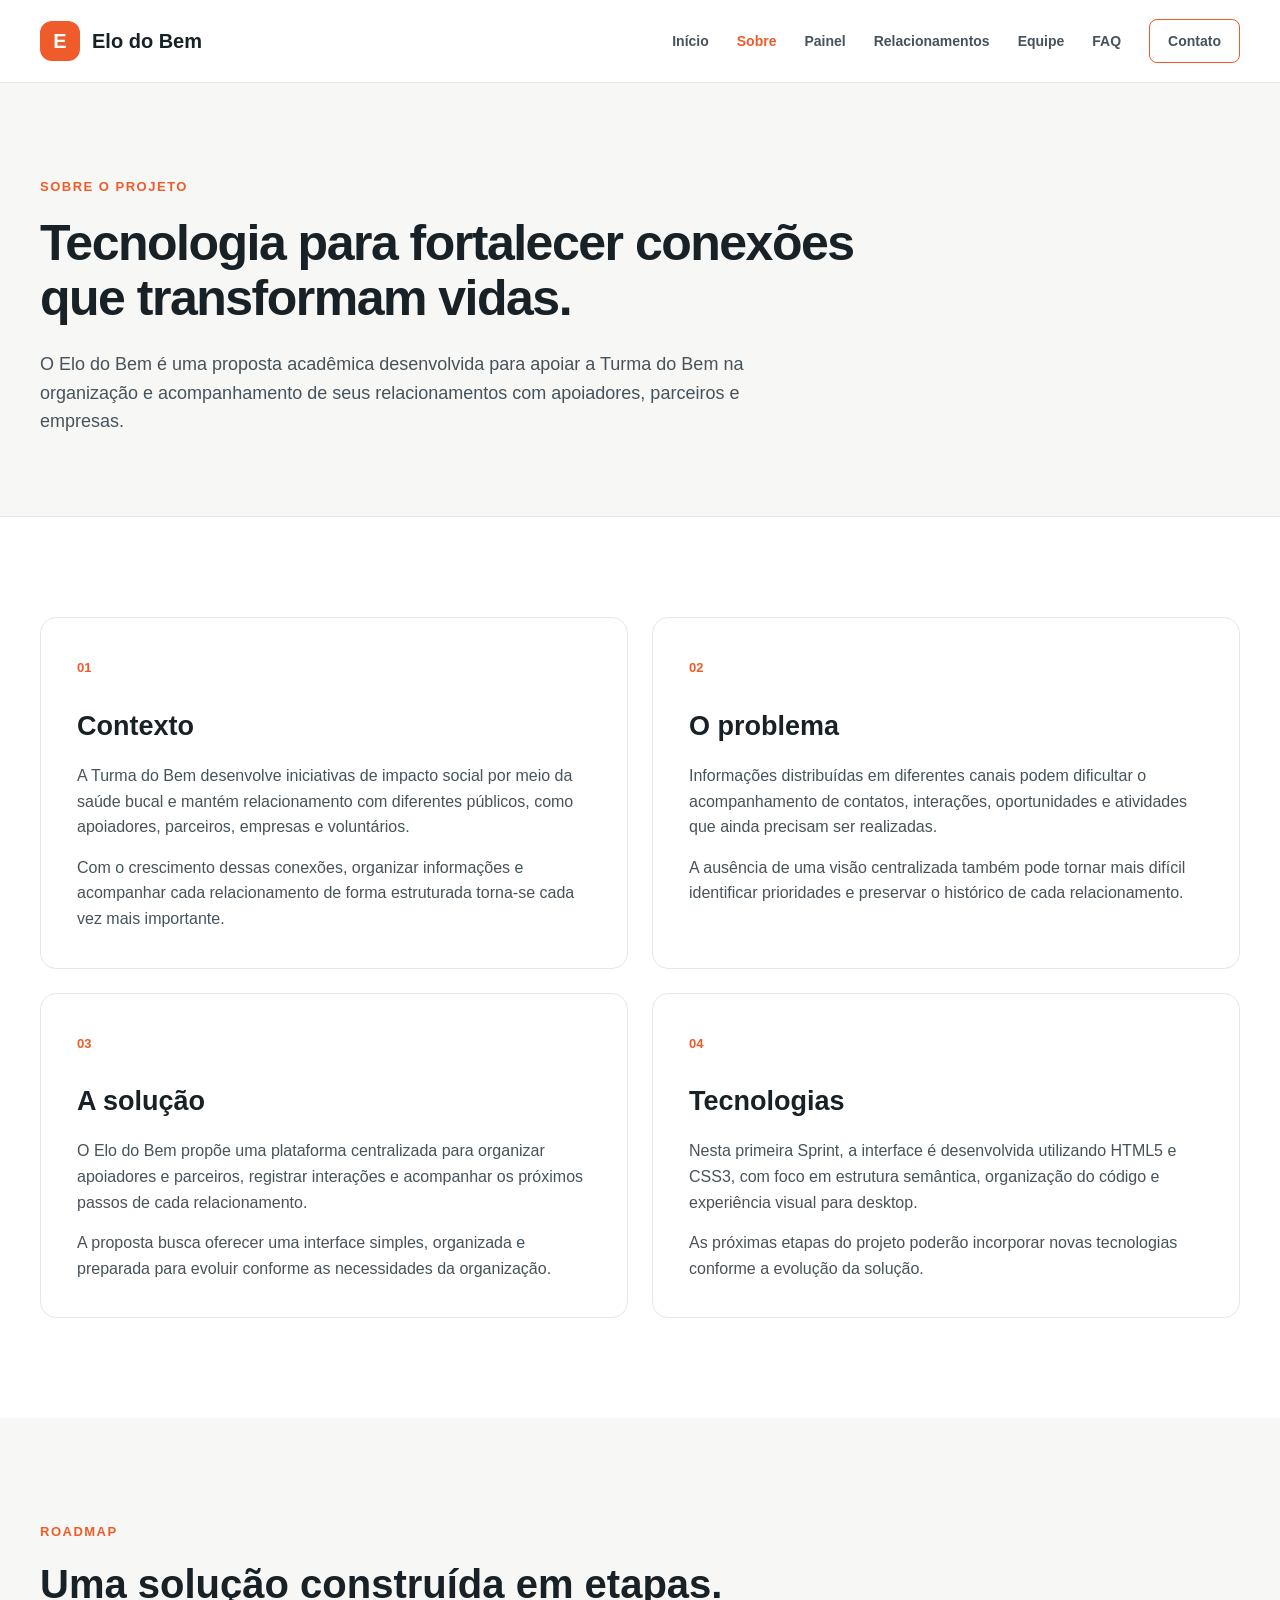
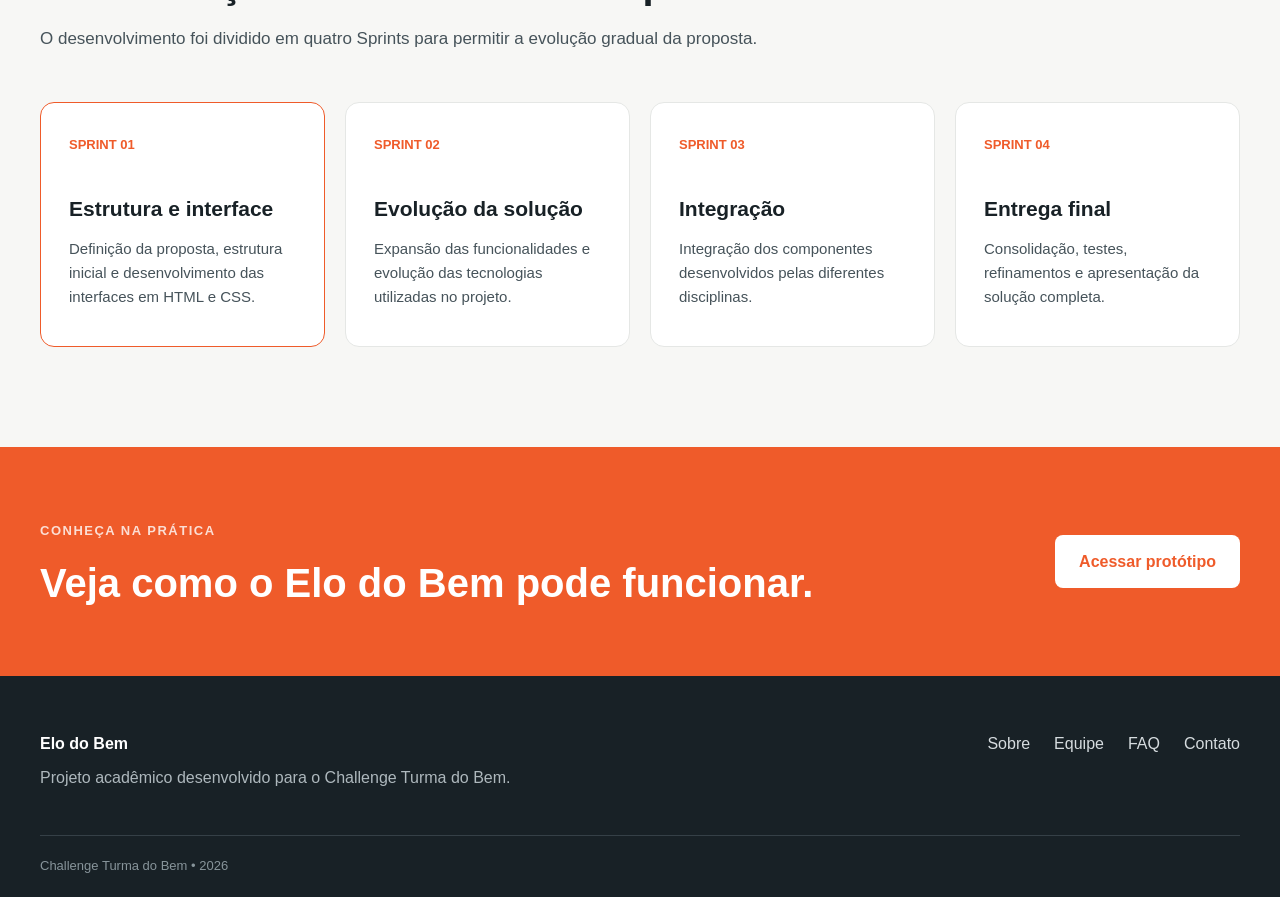
<file: sobre.html>
<!DOCTYPE html>
<html lang="pt-BR">
<head>
    <meta charset="UTF-8">
    <meta name="viewport" content="width=device-width, initial-scale=1.0">
    <meta name="description" content="Conheça a proposta, o problema e os objetivos do projeto Elo do Bem.">
    <title>Elo do Bem | Sobre</title>
    <link rel="stylesheet" href="css/style.css">
</head>

<body>

    <header class="header">
        <div class="container header-content">
            <a href="index.html" class="logo">
                <span class="logo-icon">E</span>
                <span>Elo do Bem</span>
            </a>
            <button class="menu-toggle" type="button" aria-label="Abrir menu" aria-expanded="false">
             ☰
            </button>
            <nav class="nav" aria-label="Navegação principal">
                <a href="index.html">Início</a>
                <a href="sobre.html" class="active" aria-current="page">Sobre</a>
                <a href="painel.html">Painel</a>
                <a href="relacionamento.html">Relacionamentos</a>
                <a href="integrantes.html">Equipe</a>
                <a href="faq.html">FAQ</a>
                <a href="contato.html" class="nav-button">Contato</a>
            </nav>
        </div>
    </header>

    <main>

        <section class="page-hero">
            <div class="container">
                <span class="tag">Sobre o projeto</span>
                <h1>Tecnologia para fortalecer conexões que transformam vidas.</h1>
                <p>
                    O Elo do Bem é uma proposta acadêmica desenvolvida para apoiar
                    a Turma do Bem na organização e acompanhamento de seus
                    relacionamentos com apoiadores, parceiros e empresas.
                </p>
            </div>
        </section>

        <section class="about-section">
            <div class="container about-grid">

                <article class="about-block">
                    <span class="card-number">01</span>
                    <h2>Contexto</h2>
                    <p>
                        A Turma do Bem desenvolve iniciativas de impacto social
                        por meio da saúde bucal e mantém relacionamento com
                        diferentes públicos, como apoiadores, parceiros,
                        empresas e voluntários.
                    </p>
                    <p>
                        Com o crescimento dessas conexões, organizar informações
                        e acompanhar cada relacionamento de forma estruturada
                        torna-se cada vez mais importante.
                    </p>
                </article>

                <article class="about-block">
                    <span class="card-number">02</span>
                    <h2>O problema</h2>
                    <p>
                        Informações distribuídas em diferentes canais podem
                        dificultar o acompanhamento de contatos, interações,
                        oportunidades e atividades que ainda precisam ser
                        realizadas.
                    </p>
                    <p>
                        A ausência de uma visão centralizada também pode tornar
                        mais difícil identificar prioridades e preservar o
                        histórico de cada relacionamento.
                    </p>
                </article>

                <article class="about-block">
                    <span class="card-number">03</span>
                    <h2>A solução</h2>
                    <p>
                        O Elo do Bem propõe uma plataforma centralizada para
                        organizar apoiadores e parceiros, registrar interações
                        e acompanhar os próximos passos de cada relacionamento.
                    </p>
                    <p>
                        A proposta busca oferecer uma interface simples,
                        organizada e preparada para evoluir conforme as
                        necessidades da organização.
                    </p>
                </article>

                <article class="about-block">
                    <span class="card-number">04</span>
                    <h2>Tecnologias</h2>
                    <p>
                        Nesta primeira Sprint, a interface é desenvolvida
                        utilizando HTML5 e CSS3, com foco em estrutura
                        semântica, organização do código e experiência
                        visual para desktop.
                    </p>
                    <p>
                        As próximas etapas do projeto poderão incorporar novas
                        tecnologias conforme a evolução da solução.
                    </p>
                </article>

            </div>
        </section>

        <section class="roadmap">
            <div class="container">
                <div class="section-heading">
                    <span class="tag">Roadmap</span>
                    <h2>Uma solução construída em etapas.</h2>
                    <p>
                        O desenvolvimento foi dividido em quatro Sprints para
                        permitir a evolução gradual da proposta.
                    </p>
                </div>

                <div class="roadmap-grid">

                    <article class="roadmap-card current">
                        <span>Sprint 01</span>
                        <h3>Estrutura e interface</h3>
                        <p>
                            Definição da proposta, estrutura inicial e
                            desenvolvimento das interfaces em HTML e CSS.
                        </p>
                    </article>

                    <article class="roadmap-card">
                        <span>Sprint 02</span>
                        <h3>Evolução da solução</h3>
                        <p>
                            Expansão das funcionalidades e evolução das
                            tecnologias utilizadas no projeto.
                        </p>
                    </article>

                    <article class="roadmap-card">
                        <span>Sprint 03</span>
                        <h3>Integração</h3>
                        <p>
                            Integração dos componentes desenvolvidos pelas
                            diferentes disciplinas.
                        </p>
                    </article>

                    <article class="roadmap-card">
                        <span>Sprint 04</span>
                        <h3>Entrega final</h3>
                        <p>
                            Consolidação, testes, refinamentos e apresentação
                            da solução completa.
                        </p>
                    </article>

                </div>
            </div>
        </section>

        <section class="cta">
            <div class="container cta-content">
                <div>
                    <span class="tag tag-light">Conheça na prática</span>
                    <h2>Veja como o Elo do Bem pode funcionar.</h2>
                </div>

                <a href="painel.html" class="btn btn-light">
                    Acessar protótipo
                </a>
            </div>
        </section>

    </main>

    <footer class="footer">
        <div class="container footer-content">
            <div>
                <strong>Elo do Bem</strong>
                <p>Projeto acadêmico desenvolvido para o Challenge Turma do Bem.</p>
            </div>

            <nav class="footer-nav" aria-label="Navegação do rodapé">
                <a href="sobre.html">Sobre</a>
                <a href="integrantes.html">Equipe</a>
                <a href="faq.html">FAQ</a>
                <a href="contato.html">Contato</a>
            </nav>
        </div>

        <div class="container footer-bottom">
            <p>Challenge Turma do Bem • 2026</p>
        </div>
    </footer>

    <script src="js/script.js"></script>

</body>
</html>
</file>
<file: css/style.css>
* {
    margin: 0;
    padding: 0;
    box-sizing: border-box;
}

:root {
    --primary: #ef5b2a;
    --primary-dark: #d94818;
    --dark: #182126;
    --text: #46535a;
    --light: #f7f7f5;
    --white: #ffffff;
    --border: #e5e7e5;
    --max-width: 1200px;
}

body {
    font-family: Arial, Helvetica, sans-serif;
    background: var(--white);
    color: var(--dark);
    line-height: 1.6;
}

a {
    color: inherit;
    text-decoration: none;
}

.container {
    width: calc(100% - 80px);
    max-width: var(--max-width);
    margin: 0 auto;
}

.header {
    background: var(--white);
    border-bottom: 1px solid var(--border);
}

.header-content {
    min-height: 82px;
    display: flex;
    align-items: center;
    justify-content: space-between;
}

.logo {
    display: flex;
    align-items: center;
    gap: 12px;
    font-size: 20px;
    font-weight: 700;
}

.logo-icon {
    width: 40px;
    height: 40px;
    display: grid;
    place-items: center;
    border-radius: 12px;
    background: var(--primary);
    color: var(--white);
}

.nav {
    display: flex;
    align-items: center;
    gap: 28px;
}

.nav a {
    font-size: 14px;
    font-weight: 600;
    color: var(--text);
}

.nav a:hover,
.nav a.active {
    color: var(--primary);
}

.nav-button {
    padding: 10px 18px;
    border: 1px solid var(--primary);
    border-radius: 8px;
}

.hero {
    padding: 90px 0;
    background: #fff7f3;
}

.hero-content {
    display: grid;
    grid-template-columns: 1.15fr 0.85fr;
    align-items: center;
    gap: 80px;
}

.tag {
    display: inline-block;
    margin-bottom: 18px;
    color: var(--primary);
    font-size: 13px;
    font-weight: 700;
    text-transform: uppercase;
    letter-spacing: 1.5px;
}

.hero h1 {
    max-width: 700px;
    font-size: 58px;
    line-height: 1.08;
    letter-spacing: -2px;
}

.hero-text > p {
    max-width: 620px;
    margin-top: 24px;
    font-size: 19px;
    color: var(--text);
}

.hero-actions {
    display: flex;
    gap: 14px;
    margin-top: 34px;
}

.btn {
    display: inline-block;
    padding: 14px 24px;
    border-radius: 8px;
    font-weight: 700;
    transition: 0.2s;
}

.btn-primary {
    background: var(--primary);
    color: var(--white);
}

.btn-primary:hover {
    background: var(--primary-dark);
}

.btn-secondary {
    border: 1px solid var(--border);
    background: var(--white);
}

.btn-secondary:hover {
    border-color: var(--primary);
}

.hero-card {
    padding: 36px;
    background: var(--white);
    border: 1px solid var(--border);
    border-radius: 18px;
    box-shadow: 0 4px 12px rgba(0, 0, 0, 0.08);
}

.card-label {
    color: var(--primary);
    font-size: 13px;
    font-weight: 700;
    text-transform: uppercase;
}

.hero-card h2 {
    margin: 10px 0 28px;
    font-size: 27px;
}

.metric {
    display: flex;
    flex-direction: column;
    padding: 18px 0;
    border-top: 1px solid var(--border);
}

.metric span {
    margin-top: 3px;
    color: var(--text);
    font-size: 14px;
}

.problem {
    padding: 100px 0;
}

.section-heading {
    max-width: 720px;
}

.section-heading h2,
.solution h2,
.cta h2 {
    font-size: 40px;
    line-height: 1.15;
}

.section-heading p,
.solution p {
    margin-top: 18px;
    color: var(--text);
    font-size: 17px;
}

.cards {
    display: grid;
    grid-template-columns: repeat(3, 1fr);
    gap: 24px;
    margin-top: 50px;
}

.info-card {
    min-height: 220px;
    padding: 30px;
    background: var(--white);
    border: 1px solid var(--border);
    border-radius: 14px;
}

.info-card:hover {
    border-color: var(--primary);
}

.card-number {
    color: var(--primary);
    font-size: 13px;
    font-weight: 700;
}

.info-card h3 {
    margin-top: 30px;
    font-size: 23px;
}

.info-card p {
    margin-top: 10px;
    color: var(--text);
}

.solution {
    padding: 100px 0;
    background: var(--light);
}

.solution-content {
    display: grid;
    grid-template-columns: 1fr 1fr;
    gap: 100px;
    align-items: center;
}

.text-link {
    display: inline-block;
    margin-top: 26px;
    color: var(--primary);
    font-weight: 700;
}

.solution-list {
    background: var(--white);
    border: 1px solid var(--border);
    border-radius: 16px;
}

.solution-list div {
    display: grid;
    grid-template-columns: 55px 1fr;
    gap: 15px;
    padding: 25px;
    border-bottom: 1px solid var(--border);
}

.solution-list div:last-child {
    border-bottom: none;
}

.solution-list strong {
    color: var(--primary);
}

.solution-list span {
    color: var(--text);
}

.cta {
    padding: 70px 0;
    background: var(--primary);
    color: var(--white);
}

.cta-content {
    display: flex;
    align-items: center;
    justify-content: space-between;
}

.tag-light {
    color: var(--white);
    opacity: 0.8;
}

.btn-light {
    background: var(--white);
    color: var(--primary);
}

.footer {
    padding: 55px 0 20px;
    background: var(--dark);
    color: var(--white);
}

.footer-content {
    display: flex;
    justify-content: space-between;
    gap: 40px;
}

.footer-content p {
    margin-top: 8px;
    color: #aeb8bd;
}

.footer-nav {
    display: flex;
    gap: 24px;
}

.footer-nav a {
    color: #d6dcdf;
}

.footer-nav a:hover {
    color: var(--white);
}

.footer-bottom {
    margin-top: 45px;
    padding-top: 20px;
    border-top: 1px solid #354047;
    color: #87949a;
    font-size: 13px;
}

@media (min-width: 1300px) {
    .container {
        max-width: 1240px;
    }

    .hero {
        padding: 110px 0;
    }
}
.page-hero {
    padding: 90px 0 80px;
    background: var(--light);
    border-bottom: 1px solid var(--border);
}

.page-hero h1 {
    max-width: 850px;
    font-size: 50px;
    line-height: 1.1;
    letter-spacing: -1.5px;
}

.page-hero p {
    max-width: 720px;
    margin-top: 24px;
    color: var(--text);
    font-size: 18px;
}

.about-section {
    padding: 100px 0;
}

.about-grid {
    display: grid;
    grid-template-columns: repeat(2, 1fr);
    gap: 24px;
}

.about-block {
    padding: 36px;
    border: 1px solid var(--border);
    border-radius: 16px;
}

.about-block h2 {
    margin-top: 25px;
    font-size: 27px;
}

.about-block p {
    margin-top: 15px;
    color: var(--text);
}

.roadmap {
    padding: 100px 0;
    background: var(--light);
}

.roadmap-grid {
    display: grid;
    grid-template-columns: repeat(4, 1fr);
    gap: 20px;
    margin-top: 50px;
}

.roadmap-card {
    min-height: 245px;
    padding: 28px;
    background: var(--white);
    border: 1px solid var(--border);
    border-radius: 14px;
}

.roadmap-card.current {
    border-color: var(--primary);
}

.roadmap-card > span {
    color: var(--primary);
    font-size: 13px;
    font-weight: 700;
    text-transform: uppercase;
}

.roadmap-card h3 {
    margin-top: 35px;
    font-size: 21px;
}

.roadmap-card p {
    margin-top: 12px;
    color: var(--text);
    font-size: 15px;
}
.dashboard {
    background: var(--light);
}

.dashboard-header {
    padding: 60px 0 45px;
    background: var(--white);
    border-bottom: 1px solid var(--border);
}

.dashboard-title {
    display: flex;
    align-items: flex-end;
    justify-content: space-between;
    gap: 40px;
}

.dashboard-title h1 {
    font-size: 44px;
    line-height: 1.1;
}

.dashboard-title p {
    max-width: 650px;
    margin-top: 12px;
    color: var(--text);
}

.dashboard-content {
    padding: 45px 0 90px;
}

.stats-grid {
    display: grid;
    grid-template-columns: repeat(4, 1fr);
    gap: 20px;
}

.stat-card {
    display: flex;
    flex-direction: column;
    padding: 25px;
    background: var(--white);
    border: 1px solid var(--border);
    border-radius: 14px;
}

.stat-card > span {
    color: var(--text);
    font-size: 14px;
}

.stat-card strong {
    margin: 10px 0 2px;
    font-size: 36px;
}

.stat-card small {
    color: #7c898f;
}

.alert-card {
    border-color: var(--primary);
}

.alert-card strong {
    color: var(--primary);
}

.dashboard-grid {
    display: grid;
    grid-template-columns: 1.4fr 0.8fr;
    gap: 20px;
    margin-top: 20px;
}

.dashboard-panel,
.relationship-table {
    background: var(--white);
    border: 1px solid var(--border);
    border-radius: 14px;
}

.dashboard-panel {
    padding: 28px;
}

.panel-header {
    display: flex;
    align-items: center;
    justify-content: space-between;
    gap: 20px;
}

.panel-label {
    color: var(--primary);
    font-size: 12px;
    font-weight: 700;
    text-transform: uppercase;
    letter-spacing: 1px;
}

.panel-header h2 {
    margin-top: 4px;
    font-size: 23px;
}

.status-count {
    padding: 6px 10px;
    background: #fff1ec;
    color: var(--primary);
    border-radius: 20px;
    font-size: 12px;
    font-weight: 700;
}

.task-list {
    margin-top: 22px;
}

.task-item {
    display: grid;
    grid-template-columns: 6px 1fr auto;
    gap: 16px;
    align-items: center;
    padding: 18px 0;
    border-top: 1px solid var(--border);
}

.task-status {
    width: 6px;
    height: 42px;
    border-radius: 10px;
}

.priority-high {
    background: var(--primary);
}

.priority-medium {
    background: #e9a23b;
}

.priority-low {
    background: #8b989e;
}

.task-info {
    display: flex;
    flex-direction: column;
}

.task-info span {
    margin-top: 2px;
    color: var(--text);
    font-size: 14px;
}

.task-date {
    display: flex;
    flex-direction: column;
    text-align: right;
}

.task-date span {
    font-weight: 700;
    font-size: 14px;
}

.task-date small {
    color: #899399;
}

.activity-list {
    margin-top: 22px;
}

.activity-item {
    display: grid;
    grid-template-columns: 42px 1fr;
    gap: 14px;
    padding: 18px 0;
    border-top: 1px solid var(--border);
}

.activity-icon {
    width: 40px;
    height: 40px;
    display: grid;
    place-items: center;
    background: #fff1ec;
    color: var(--primary);
    border-radius: 50%;
    font-weight: 700;
}

.activity-item p {
    margin-top: 3px;
    color: var(--text);
    font-size: 14px;
}

.activity-item small {
    display: block;
    margin-top: 5px;
    color: #899399;
}

.relationship-table {
    margin-top: 20px;
    padding: 28px;
}

.table-header,
.table-row {
    display: grid;
    grid-template-columns: 1.5fr 1fr 1fr 1fr;
    gap: 20px;
    align-items: center;
}

.table-header {
    margin-top: 25px;
    padding: 12px 15px;
    background: var(--light);
    color: #78858b;
    font-size: 12px;
    font-weight: 700;
    text-transform: uppercase;
}

.table-row {
    padding: 18px 15px;
    border-bottom: 1px solid var(--border);
    font-size: 14px;
}

.table-row:last-child {
    border-bottom: none;
}

a.table-row:hover {
    background: #fafafa;
}

.status {
    width: fit-content;
    padding: 6px 10px;
    border-radius: 20px;
    font-size: 12px;
    font-weight: 700;
}

.status-progress {
    background: #fff1ec;
    color: var(--primary);
}

.status-new {
    background: #eef3ff;
    color: #4564a8;
}

.status-active {
    background: #edf7f0;
    color: #36784a;
}
.relationship-page {
    background: var(--light);
}

.relationship-header {
    padding: 45px 0;
    background: var(--white);
    border-bottom: 1px solid var(--border);
}

.back-link {
    display: inline-block;
    margin-bottom: 30px;
    color: var(--text);
    font-size: 14px;
    font-weight: 600;
}

.back-link:hover {
    color: var(--primary);
}

.relationship-title {
    display: flex;
    align-items: flex-end;
    justify-content: space-between;
    gap: 30px;
}

.relationship-title h1 {
    font-size: 44px;
    line-height: 1.1;
}

.relationship-title p {
    margin-top: 10px;
    color: var(--text);
}

.relationship-status {
    padding: 9px 15px;
    background: #fff1ec;
    color: var(--primary);
    border-radius: 30px;
    font-size: 13px;
    font-weight: 700;
}

.relationship-content {
    padding: 40px 0 90px;
}

.relationship-layout {
    display: grid;
    grid-template-columns: 1.5fr 0.6fr;
    gap: 22px;
    align-items: start;
}

.relationship-main {
    display: flex;
    flex-direction: column;
    gap: 22px;
}

.detail-card,
.next-step-card,
.summary-card {
    padding: 30px;
    background: var(--white);
    border: 1px solid var(--border);
    border-radius: 14px;
}

.detail-grid {
    display: grid;
    grid-template-columns: repeat(2, 1fr);
    gap: 0;
    margin-top: 25px;
    border-top: 1px solid var(--border);
}

.detail-grid div {
    display: flex;
    flex-direction: column;
    gap: 5px;
    padding: 20px 10px 20px 0;
    border-bottom: 1px solid var(--border);
}

.detail-grid span {
    color: #7c898f;
    font-size: 12px;
    text-transform: uppercase;
}

.detail-grid strong {
    font-size: 14px;
}

.timeline {
    margin-top: 28px;
}

.timeline-item {
    display: grid;
    grid-template-columns: 20px 1fr;
    gap: 15px;
    padding: 20px 0;
    border-bottom: 1px solid var(--border);
}

.timeline-marker {
    width: 11px;
    height: 11px;
    margin-top: 5px;
    border-radius: 50%;
    background: var(--primary);
}

.timeline-top {
    display: flex;
    justify-content: space-between;
    gap: 20px;
}

.timeline-top span {
    color: #899399;
    font-size: 13px;
}

.timeline-content p {
    margin-top: 8px;
    color: var(--text);
    font-size: 14px;
}

.timeline-content small {
    display: block;
    margin-top: 8px;
    color: #899399;
}

.relationship-sidebar {
    display: flex;
    flex-direction: column;
    gap: 22px;
}

.next-step-card {
    border-top: 3px solid var(--primary);
}

.next-step-card h2 {
    margin-top: 12px;
    font-size: 23px;
    line-height: 1.25;
}

.next-step-card > p {
    margin: 14px 0 25px;
    color: var(--text);
    font-size: 14px;
}

.next-step-info {
    display: flex;
    justify-content: space-between;
    gap: 20px;
    padding: 14px 0;
    border-top: 1px solid var(--border);
    font-size: 14px;
}

.next-step-info span {
    color: var(--text);
}

.priority-text {
    color: var(--primary);
}

.summary-item {
    display: flex;
    flex-direction: column;
    padding: 18px 0;
    border-bottom: 1px solid var(--border);
}

.summary-item:last-child {
    border-bottom: none;
}

.summary-item strong {
    font-size: 25px;
}

.summary-item span {
    color: var(--text);
    font-size: 13px;
}
.dashboard-title .btn {
    min-width: 195px;
    text-align: center;
    white-space: nowrap;
}
.team-section {
    padding: 100px 0;
}

.team-grid {
    display: grid;
    grid-template-columns: repeat(3, 1fr);
    gap: 28px;
}

.team-card {
    overflow: hidden;
    background: var(--white);
    border: 1px solid var(--border);
    border-radius: 16px;
}

.team-photo {
    height: 310px;
    background: var(--light);
    overflow: hidden;
}

.team-photo img {
    width: 100%;
    height: 100%;
    object-fit: cover;
}

.team-info {
    padding: 28px;
}

.team-role {
    color: var(--primary);
    font-size: 12px;
    font-weight: 700;
    text-transform: uppercase;
    letter-spacing: 1px;
}

.team-info h2 {
    margin-top: 8px;
    font-size: 27px;
}

.student-data {
    margin-top: 18px;
    padding: 18px 0;
    border-top: 1px solid var(--border);
    border-bottom: 1px solid var(--border);
}

.student-data p {
    color: var(--text);
    font-size: 14px;
}

.student-data p + p {
    margin-top: 5px;
}

.team-links {
    display: flex;
    gap: 10px;
    margin-top: 20px;
}

.team-links a {
    flex: 1;
    padding: 10px 15px;
    border: 1px solid var(--border);
    border-radius: 7px;
    text-align: center;
    font-size: 14px;
    font-weight: 700;
}

.team-links a:hover {
    border-color: var(--primary);
    color: var(--primary);
}
.faq-section {
    padding: 100px 0;
}

.faq-layout {
    display: grid;
    grid-template-columns: 0.65fr 1.35fr;
    gap: 100px;
    align-items: start;
}

.faq-intro {
    align-self: start;
}

.faq-intro h2 {
    font-size: 34px;
    line-height: 1.2;
}

.faq-intro p {
    margin-top: 15px;
    color: var(--text);
}

.faq-list {
    border-top: 1px solid var(--border);
}

.faq-item {
    display: grid;
    grid-template-columns: 45px 1fr;
    gap: 20px;
    padding: 30px 0;
    border-bottom: 1px solid var(--border);
}

.faq-item > span {
    color: var(--primary);
    font-size: 13px;
    font-weight: 700;
}

.faq-item h3 {
    font-size: 20px;
}

.faq-item p {
    margin-top: 9px;
    color: var(--text);
}

.contact-section {
    padding: 100px 0;
}

.contact-layout {
    display: grid;
    grid-template-columns: 0.75fr 1.25fr;
    gap: 100px;
    align-items: start;
}

.contact-info h2 {
    font-size: 36px;
}

.contact-info > p {
    max-width: 400px;
    margin: 15px 0 35px;
    color: var(--text);
}

.contact-detail {
    display: flex;
    flex-direction: column;
    padding: 17px 0;
    border-top: 1px solid var(--border);
}

.contact-detail span {
    color: #7c898f;
    font-size: 12px;
    text-transform: uppercase;
}

.contact-detail strong {
    margin-top: 4px;
}

.contact-form {
    padding: 38px;
    background: var(--light);
    border: 1px solid var(--border);
    border-radius: 16px;
}

.form-row {
    display: grid;
    grid-template-columns: repeat(2, 1fr);
    gap: 18px;
}

.form-group {
    display: flex;
    flex-direction: column;
    margin-bottom: 20px;
}

.form-group label {
    margin-bottom: 7px;
    font-size: 14px;
    font-weight: 700;
}

.form-group input,
.form-group select,
.form-group textarea {
    width: 100%;
    padding: 14px 15px;
    border: 1px solid #d8dcde;
    border-radius: 7px;
    background: var(--white);
    color: var(--dark);
    font: inherit;
    outline: none;
}

.form-group input:focus,
.form-group select:focus,
.form-group textarea:focus {
    border-color: var(--primary);
}

.form-group textarea {
    resize: vertical;
}

.form-button {
    border: none;
    cursor: pointer;
    font-size: 15px;
}

.form-notice {
    display: block;
    margin-top: 14px;
    color: #7c898f;
}

/* Sprint 2 - Responsividade para tablets */
@media (max-width: 900px) {
    .container { width: calc(100% - 40px); }
    .header-content { flex-direction: column; gap: 15px; padding: 20px 0; }
    .nav { flex-wrap: wrap; justify-content: center; gap: 15px; }
    .hero-content, .solution-content, .faq-layout, .contact-layout,
    .relationship-layout, .dashboard-grid {
        grid-template-columns: 1fr;
        gap: 30px;
    }
    .cards, .about-grid, .roadmap-grid, .team-grid, .stats-grid {
        grid-template-columns: repeat(2, minmax(0, 1fr));
    }
    .hero-content > *, .solution-content > *, .faq-layout > *,
    .contact-layout > *, .relationship-layout > *, .dashboard-grid > * {
        min-width: 0;
    }
    .footer-content { flex-direction: column; gap: 20px; }
}

/* Sprint 2 - Responsividade para celulares */
@media (max-width: 600px) {
    .container { width: calc(100% - 30px); }
    .nav { gap: 12px; }
    .hero { padding: 50px 0; }
    .hero h1 { font-size: 38px; letter-spacing: -1px; }
    .page-hero h1 { font-size: 32px; }
    .section-heading h2, .solution h2, .cta h2 { font-size: 28px; }
    .cards, .about-grid, .roadmap-grid, .team-grid,
    .stats-grid, .form-row, .detail-grid { grid-template-columns: 1fr; }
    .dashboard-title, .relationship-title, .cta-content {
        flex-direction: column;
        align-items: flex-start;
        gap: 15px;
    }
    .dashboard-title h1, .relationship-title h1 { font-size: 34px; }
    .dashboard-title > *, .relationship-title > * { min-width: 0; max-width: 100%; }
    .relationship-status { align-self: flex-start; }
    .faq-item { grid-template-columns: 30px minmax(0, 1fr); gap: 10px; }
    .faq-item > div { min-width: 0; }
    .contact-section { padding: 50px 0; }
    .contact-form { width: 100%; padding: 20px; }
    .form-group input, .form-group select, .form-group textarea { max-width: 100%; }
    .team-card, .stat-card, .dashboard-panel { min-width: 0; }
    .team-photo img { max-width: 100%; }
    .footer-nav { flex-wrap: wrap; }
    h1, h2, h3, p { overflow-wrap: break-word; }
    .table-header, .table-row { grid-template-columns: repeat(2, minmax(0, 1fr)); gap: 12px; }
    .task-item { grid-template-columns: 6px minmax(0, 1fr); }
    .task-date { grid-column: 2; text-align: left; }
    .timeline-top, .next-step-info { flex-wrap: wrap; }
}


/* Menu hamburguer */
.menu-toggle {
    display: none;
}

@media (max-width: 600px) {
    .menu-toggle {
        display: block;
        background: none;
        border: none;
        font-size: 28px;
        cursor: pointer;
    }

    .nav {
        display: none;
        flex-direction: column;
        width: 100%;
        gap: 15px;
    }

    .nav.menu-open {
        display: flex;
    }
}


/* FAQ interativo */
.faq-button {
    width: 100%;
    display: flex;
    justify-content: space-between;
    align-items: center;
    gap: 15px;
    background: none;
    border: none;
    text-align: left;
    font: inherit;
    font-weight: bold;
    cursor: pointer;
    color: var(--dark);
}

.faq-item p {
    display: none;
}

.faq-item.active p {
    display: block;
}

.faq-item.active .faq-button span {
    transform: rotate(45deg);
}


/* Mensagem do formulario */
#mensagem-sucesso {
    margin-top: 15px;
    color: #36784a;
    font-weight: bold;
}

/* Validação do formulário */
.campo-invalido {
    border: 2px solid #d32f2f !important;
}

.mensagem-erro {
    display: block;
    color: #d32f2f;
    font-size: 13px;
    margin-top: 5px;
}
</file>
